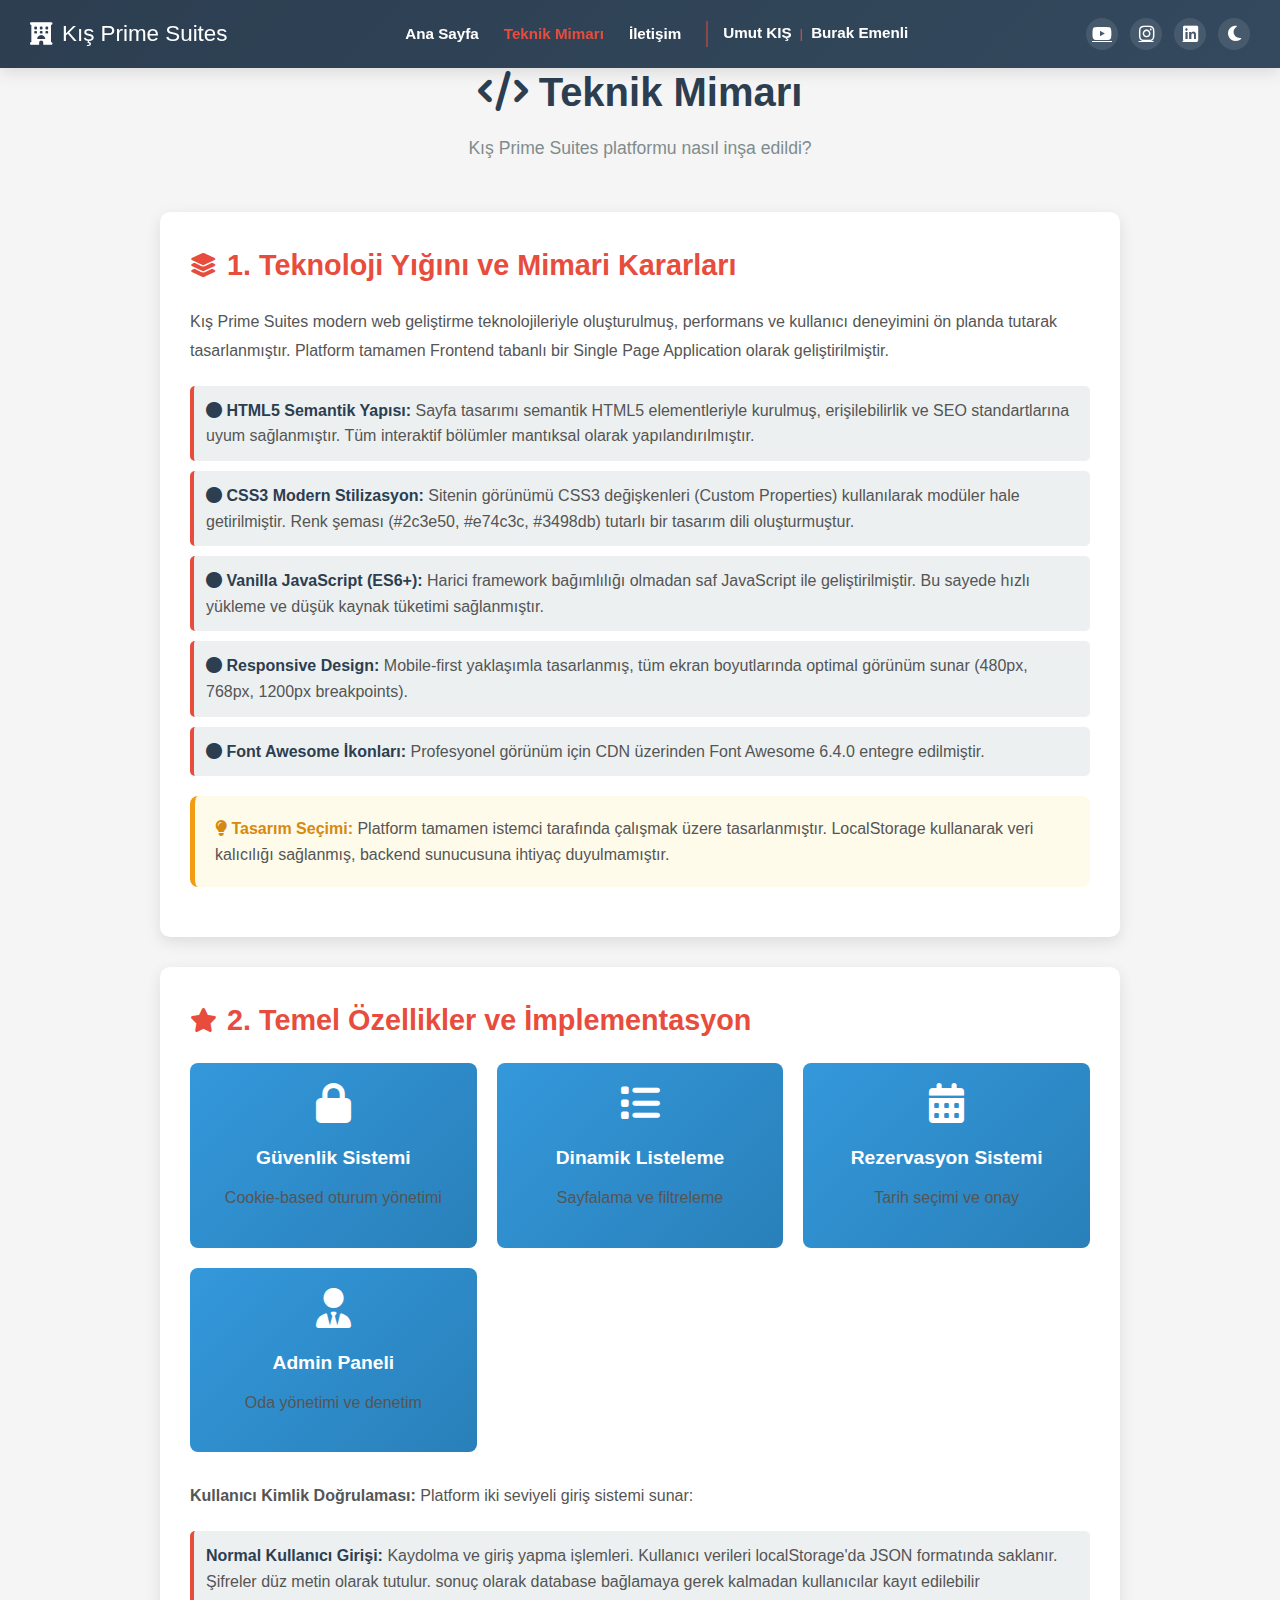
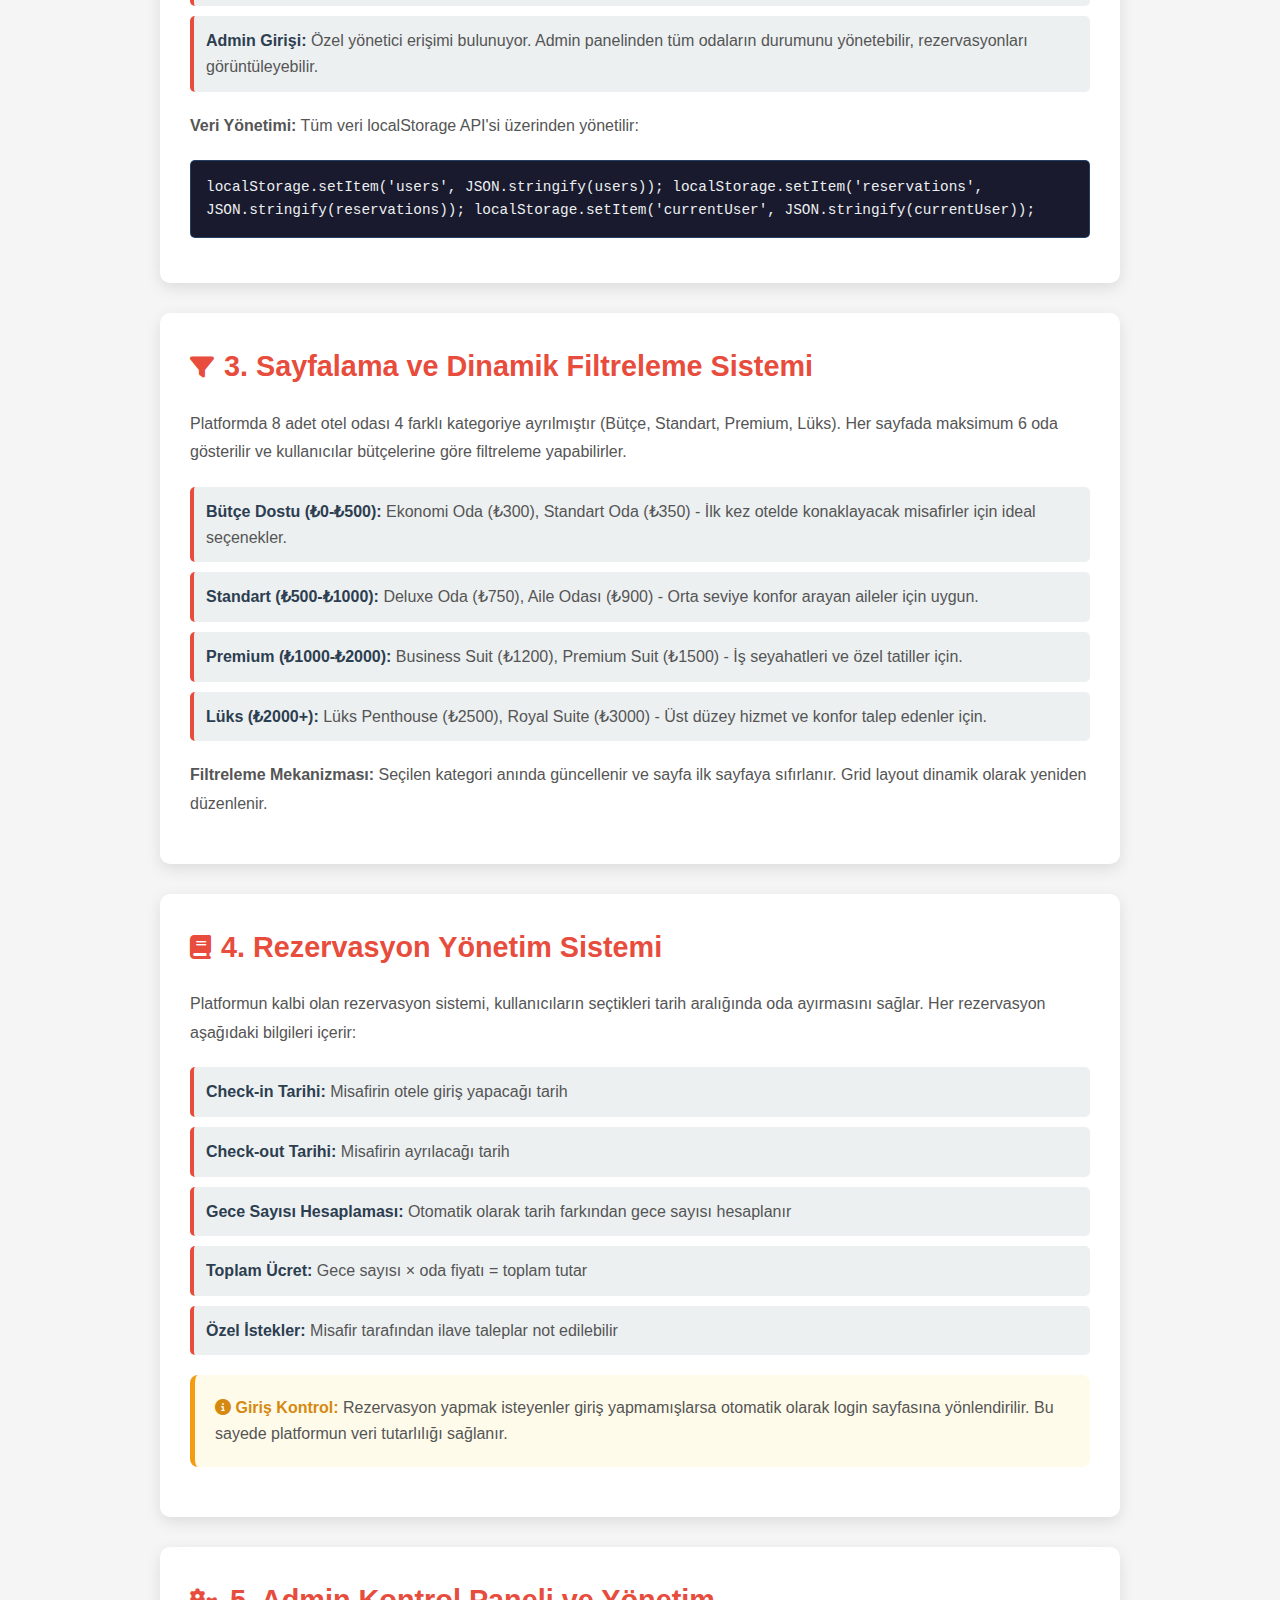
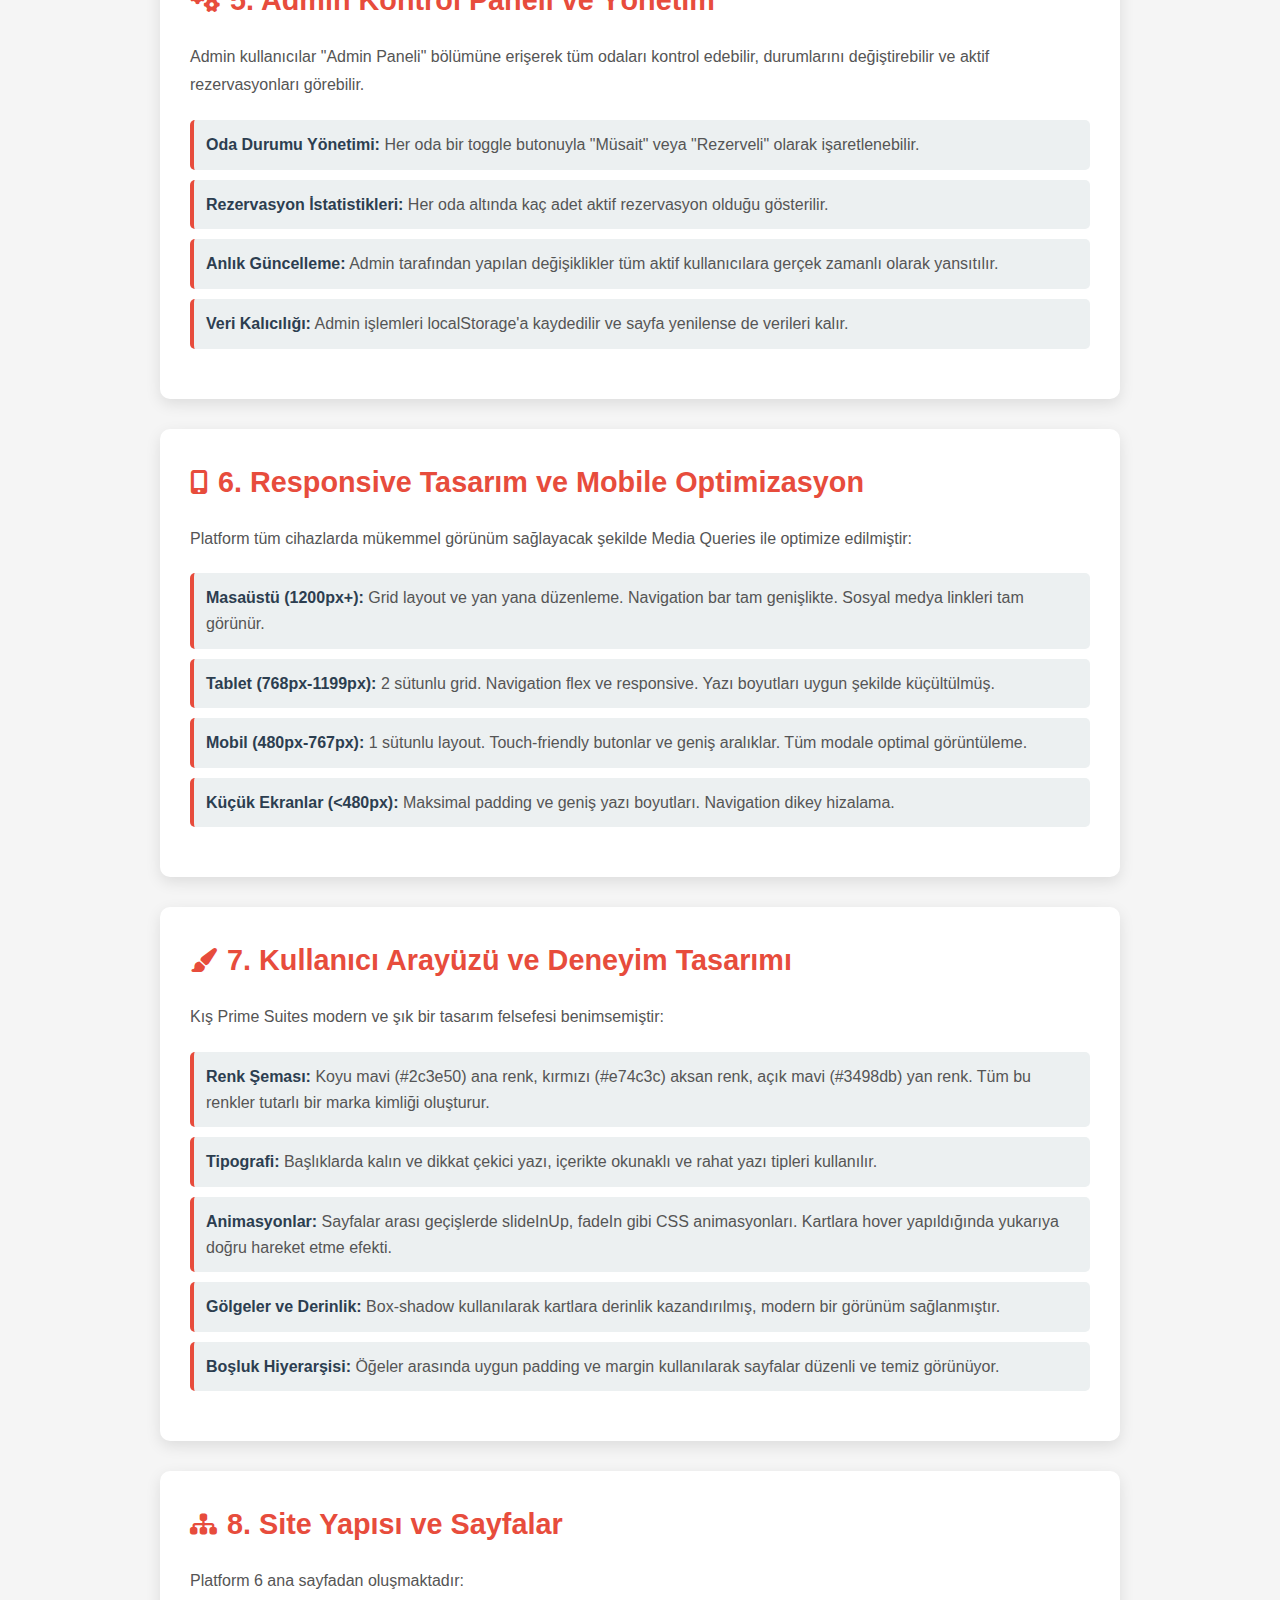
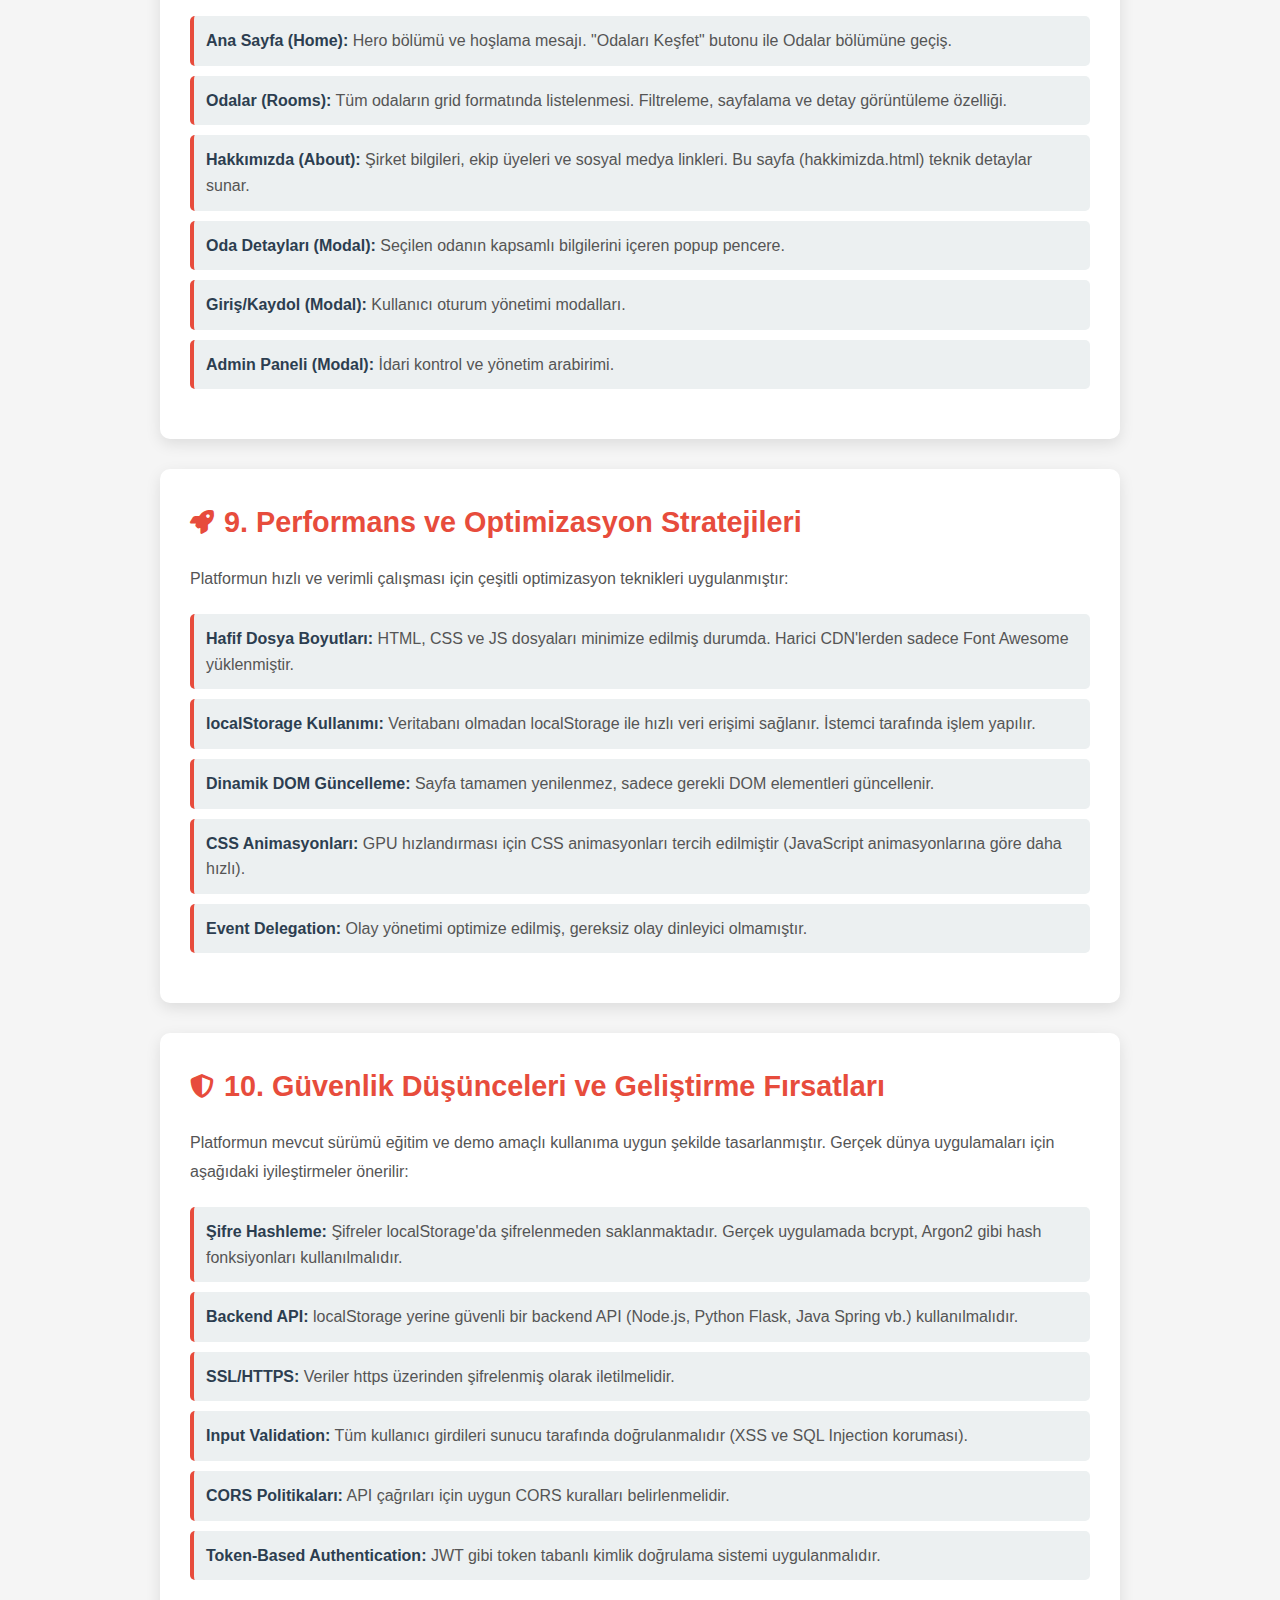
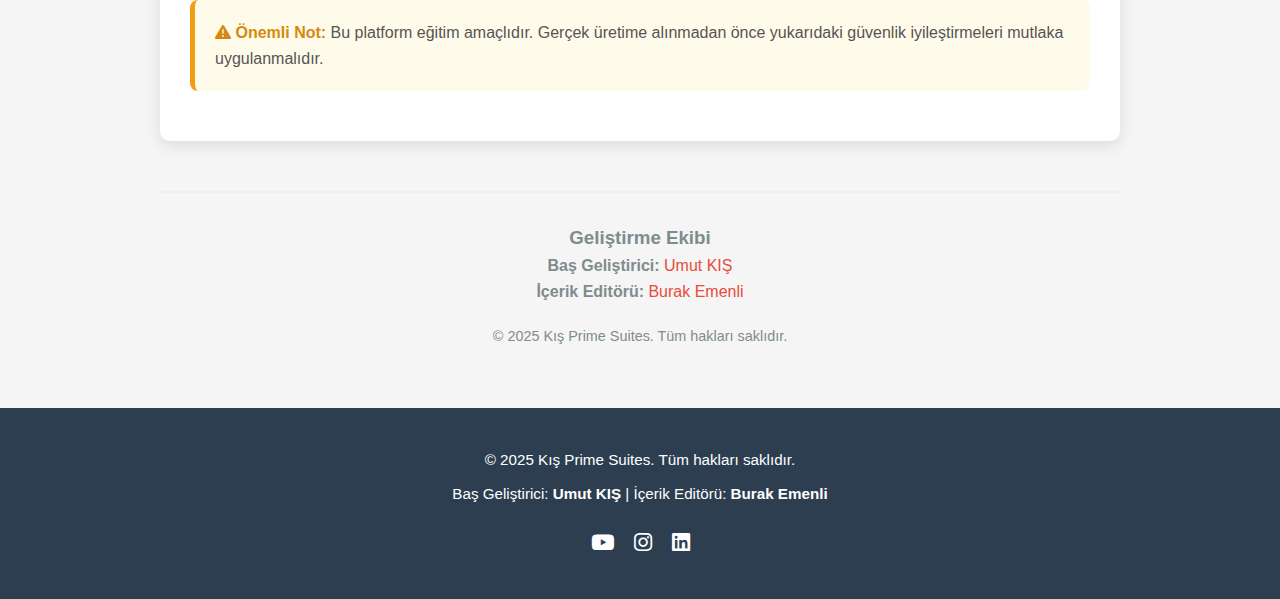
<file: hakkimizda.html>
<!DOCTYPE html>
<html lang="tr">
<head>
    <meta charset="UTF-8">
    <meta name="viewport" content="width=device-width, initial-scale=1.0">
    <title>Teknik Mimarı - Kış Prime Suites</title>
    <link rel="stylesheet" href="style.css">
    <link rel="stylesheet" href="https://cdnjs.cloudflare.com/ajax/libs/font-awesome/6.4.0/css/all.min.css">
    <style>
        body {
            background: var(--bg-color);
            transition: background-color 0.3s ease;
        }

        .tech-page {
            max-width: 1000px;
            margin: 0 auto;
            padding: 60px 20px;
            min-height: 100vh;
        }

        .tech-header {
            text-align: center;
            margin-bottom: 50px;
            animation: slideInUp 0.8s ease;
        }

        .tech-header h1 {
            font-size: 2.5rem;
            color: #2c3e50;
            margin-bottom: 10px;
        }

        body.dark-mode .tech-header h1 {
            color: #ecf0f1;
        }

        .tech-header .subtitle {
            font-size: 1.1rem;
            color: #7f8c8d;
        }

        body.dark-mode .tech-header .subtitle {
            color: #bdc3c7;
        }

        .tech-section {
            background: var(--card-bg);
            padding: 30px;
            margin-bottom: 30px;
            border-radius: 10px;
            box-shadow: var(--shadow);
            animation: fadeIn 0.6s ease;
            transition: background 0.3s ease;
        }

        .tech-section h2 {
            color: var(--secondary-color);
            font-size: 1.8rem;
            margin-bottom: 20px;
            display: flex;
            align-items: center;
            gap: 10px;
        }

        .tech-section h2 i {
            font-size: 1.5rem;
        }

        .tech-section p {
            color: #555;
            line-height: 1.8;
            margin-bottom: 15px;
        }

        body.dark-mode .tech-section p {
            color: #bdc3c7;
        }

        .tech-list {
            list-style: none;
            margin: 20px 0;
        }

        .tech-list li {
            padding: 12px;
            margin: 10px 0;
            background: #ecf0f1;
            border-left: 4px solid var(--secondary-color);
            border-radius: 5px;
            color: #555;
            transition: var(--transition);
        }

        body.dark-mode .tech-list li {
            background: #34495e;
            color: #bdc3c7;
        }

        .tech-list li:hover {
            background: var(--accent-color);
            color: #ffffff;
            border-left-color: #ffffff;
            transform: translateX(10px);
        }

        .tech-list strong {
            color: #2c3e50;
        }

        body.dark-mode .tech-list strong {
            color: #3498db;
        }

        .tech-list li:hover strong {
            color: #ffffff;
        }

        .tech-highlight {
            background: #fffbea;
            padding: 20px;
            border-radius: 8px;
            border-left: 5px solid #f39c12;
            margin: 20px 0;
            color: #555;
        }

        body.dark-mode .tech-highlight {
            background: #2c3e50;
            border-left-color: #f39c12;
            color: #bdc3c7;
        }

        .tech-highlight strong {
            color: #d68910;
        }

        body.dark-mode .tech-highlight strong {
            color: #f39c12;
        }

        .code-block {
            background: #1a1a2e;
            color: #ecf0f1;
            padding: 15px;
            border-radius: 5px;
            overflow-x: auto;
            margin: 15px 0;
            font-family: 'JetBrains Mono', monospace;
            font-size: 0.9rem;
            border: 1px solid rgba(52, 152, 219, 0.3);
        }

        .feature-grid {
            display: grid;
            grid-template-columns: repeat(auto-fit, minmax(250px, 1fr));
            gap: 20px;
            margin: 20px 0;
        }

        .feature-card {
            background: linear-gradient(135deg, #3498db, #2980b9);
            color: #ffffff;
            padding: 20px;
            border-radius: 8px;
            text-align: center;
            transition: var(--transition);
        }

        .feature-card:hover {
            transform: translateY(-5px);
            box-shadow: 0 10px 25px rgba(52, 152, 219, 0.3);
        }

        .feature-card i {
            font-size: 2.5rem;
            margin-bottom: 10px;
        }

        .feature-card h3 {
            margin: 10px 0;
            font-size: 1.2rem;
        }

        .back-btn {
            display: inline-block;
            margin-bottom: 30px;
            padding: 10px 20px;
            background: var(--accent-color);
            color: var(--white);
            text-decoration: none;
            border-radius: 5px;
            transition: var(--transition);
        }

        .back-btn:hover {
            background: #2980b9;
            transform: translateX(-5px);
        }

        .footer-credits {
            margin-top: 50px;
            padding-top: 30px;
            border-top: 2px solid var(--light-bg);
            text-align: center;
            color: #7f8c8d;
        }

        @media (max-width: 768px) {
            .tech-page {
                padding: 30px 15px;
            }

            .tech-header h1 {
                font-size: 1.8rem;
            }

            .tech-section {
                padding: 20px;
            }

            .feature-grid {
                grid-template-columns: 1fr;
            }
        }
    </style>
</head>
<body>
    <!-- navbarım -->
    <nav class="navbar">
        <div class="nav-container">
            <div class="logo" onclick="window.location.href='index.html'">
                <i class="fas fa-hotel"></i>
                <span>Kış Prime Suites</span>
            </div>
            
            <!-- Hamburger Menu Button -->
            <button class="hamburger" id="hamburger" onclick="toggleMenu()">
                <span></span>
                <span></span>
                <span></span>
            </button>

            <!-- Mobile Menu -->
            <div class="mobile-menu" id="mobileMenu">
                <a href="index.html" onclick="closeMenu()">Ana Sayfa</a>
                <a href="hakkimizda.html" style="color: var(--secondary-color); font-weight: 600;" onclick="closeMenu()">Teknik Mimarı</a>
                <a href="iletisim.html" onclick="closeMenu()">İletişim</a>
                <div class="mobile-menu-divider"></div>
                <span class="nav-team-info-mobile">
                    <a href="https://www.instagram.com/totemdo_" target="_blank" class="team-name">Umut KIŞ</a>
                    <span class="team-separator">|</span>
                    <a href="https://www.instagram.com/burakxqz0" target="_blank" class="team-name">Burak Emenli</a>
                </span>
            </div>

            <!-- Desktop Menu -->
            <div class="nav-links">
                <a href="index.html">Ana Sayfa</a>
                <a href="hakkimizda.html" style="color: var(--secondary-color); font-weight: 600;">Teknik Mimarı</a>
                <a href="iletisim.html">İletişim</a>
                <span class="nav-team-info">
                    <a href="https://www.instagram.com/totemdo_" target="_blank" class="team-name">Umut KIŞ</a>
                    <span class="team-separator">|</span>
                    <a href="https://www.instagram.com/burakxqz0" target="_blank" class="team-name">Burak Emenli</a>
                </span>
            </div>
            <div class="nav-social">
                <a href="https://www.youtube.com" target="_blank" title="YouTube">
                    <i class="fab fa-youtube"></i>
                </a>
                <a href="https://www.instagram.com/totemdo_" target="_blank" title="Instagram">
                    <i class="fab fa-instagram"></i>
                </a>
                <a href="https://www.linkedin.com" target="_blank" title="LinkedIn">
                    <i class="fab fa-linkedin"></i>
                </a>
                <button class="theme-toggle" onclick="toggleTheme()" title="Tema Değiştir">
                    <i class="fas fa-moon" id="themeIcon"></i>
                </button>
            </div>
        </div>
    </nav>

    <!-- ana içerik -->
    <div class="tech-page">

        <div class="tech-header">
            <h1><i class="fas fa-code"></i> Teknik Mimarı</h1>
            <p class="subtitle">Kış Prime Suites platformu nasıl inşa edildi?</p>
        </div>

        <!-- TECHNOLOJİLER SEKSİYONU -->
        <div class="tech-section">
            <h2><i class="fas fa-layer-group"></i> 1. Teknoloji Yığını ve Mimari Kararları</h2>
            <p>Kış Prime Suites modern web geliştirme teknolojileriyle oluşturulmuş, performans ve kullanıcı deneyimini ön planda tutarak tasarlanmıştır. Platform tamamen Frontend tabanlı bir Single Page Application olarak geliştirilmiştir.</p>
            
            <ul class="tech-list">
                <li><strong><i class="fas fa-circle"></i> HTML5 Semantik Yapısı:</strong> Sayfa tasarımı semantik HTML5 elementleriyle kurulmuş, erişilebilirlik ve SEO standartlarına uyum sağlanmıştır. Tüm interaktif bölümler mantıksal olarak yapılandırılmıştır.</li>
                <li><strong><i class="fas fa-circle"></i> CSS3 Modern Stilizasyon:</strong> Sitenin görünümü CSS3 değişkenleri (Custom Properties) kullanılarak modüler hale getirilmiştir. Renk şeması (#2c3e50, #e74c3c, #3498db) tutarlı bir tasarım dili oluşturmuştur.</li>
                <li><strong><i class="fas fa-circle"></i> Vanilla JavaScript (ES6+):</strong> Harici framework bağımlılığı olmadan saf JavaScript ile geliştirilmiştir. Bu sayede hızlı yükleme ve düşük kaynak tüketimi sağlanmıştır.</li>
                <li><strong><i class="fas fa-circle"></i> Responsive Design:</strong> Mobile-first yaklaşımla tasarlanmış, tüm ekran boyutlarında optimal görünüm sunar (480px, 768px, 1200px breakpoints).</li>
                <li><strong><i class="fas fa-circle"></i> Font Awesome İkonları:</strong> Profesyonel görünüm için CDN üzerinden Font Awesome 6.4.0 entegre edilmiştir.</li>
            </ul>

            <div class="tech-highlight">
                <strong><i class="fas fa-lightbulb"></i> Tasarım Seçimi:</strong> Platform tamamen istemci tarafında çalışmak üzere tasarlanmıştır. LocalStorage kullanarak veri kalıcılığı sağlanmış, backend sunucusuna ihtiyaç duyulmamıştır.
            </div>
        </div>

        <!-- ÖZELLIKLELER SEKSİYONU -->
        <div class="tech-section">
            <h2><i class="fas fa-star"></i> 2. Temel Özellikler ve İmplementasyon</h2>
            
            <div class="feature-grid">
                <div class="feature-card">
                    <i class="fas fa-lock"></i>
                    <h3>Güvenlik Sistemi</h3>
                    <p>Cookie-based oturum yönetimi</p>
                </div>
                <div class="feature-card">
                    <i class="fas fa-list"></i>
                    <h3>Dinamik Listeleme</h3>
                    <p>Sayfalama ve filtreleme</p>
                </div>
                <div class="feature-card">
                    <i class="fas fa-calendar-alt"></i>
                    <h3>Rezervasyon Sistemi</h3>
                    <p>Tarih seçimi ve onay</p>
                </div>
                <div class="feature-card">
                    <i class="fas fa-user-tie"></i>
                    <h3>Admin Paneli</h3>
                    <p>Oda yönetimi ve denetim</p>
                </div>
            </div>

            <p style="margin-top: 30px;"><strong>Kullanıcı Kimlik Doğrulaması:</strong> Platform iki seviyeli giriş sistemi sunar:</p>
            <ul class="tech-list">
                <li><strong>Normal Kullanıcı Girişi:</strong> Kaydolma ve giriş yapma işlemleri. Kullanıcı verileri localStorage'da JSON formatında saklanır. Şifreler düz metin olarak tutulur. sonuç olarak database bağlamaya gerek kalmadan kullanıcılar kayıt edilebilir</li>
                <li><strong>Admin Girişi:</strong> Özel yönetici erişimi bulunuyor. Admin panelinden tüm odaların durumunu yönetebilir, rezervasyonları görüntüleyebilir.</li>
            </ul>

            <p style="margin: 20px 0;"><strong>Veri Yönetimi:</strong> Tüm veri localStorage API'si üzerinden yönetilir:</p>
            <div class="code-block">
localStorage.setItem('users', JSON.stringify(users));
localStorage.setItem('reservations', JSON.stringify(reservations));
localStorage.setItem('currentUser', JSON.stringify(currentUser));</div>
        </div>

        <!-- SAYFALAMA VE FİLTRELEME -->
        <div class="tech-section">
            <h2><i class="fas fa-filter"></i> 3. Sayfalama ve Dinamik Filtreleme Sistemi</h2>
            <p>Platformda 8 adet otel odası 4 farklı kategoriye ayrılmıştır (Bütçe, Standart, Premium, Lüks). Her sayfada maksimum 6 oda gösterilir ve kullanıcılar bütçelerine göre filtreleme yapabilirler.</p>
            
            <ul class="tech-list">
                <li><strong>Bütçe Dostu (₺0-₺500):</strong> Ekonomi Oda (₺300), Standart Oda (₺350) - İlk kez otelde konaklayacak misafirler için ideal seçenekler.</li>
                <li><strong>Standart (₺500-₺1000):</strong> Deluxe Oda (₺750), Aile Odası (₺900) - Orta seviye konfor arayan aileler için uygun.</li>
                <li><strong>Premium (₺1000-₺2000):</strong> Business Suit (₺1200), Premium Suit (₺1500) - İş seyahatleri ve özel tatiller için.</li>
                <li><strong>Lüks (₺2000+):</strong> Lüks Penthouse (₺2500), Royal Suite (₺3000) - Üst düzey hizmet ve konfor talep edenler için.</li>
            </ul>

            <p style="margin-top: 20px;"><strong>Filtreleme Mekanizması:</strong> Seçilen kategori anında güncellenir ve sayfa ilk sayfaya sıfırlanır. Grid layout dinamik olarak yeniden düzenlenir.</p>
        </div>

        <!-- RESERVASYON AYRINTILARI -->
        <div class="tech-section">
            <h2><i class="fas fa-book"></i> 4. Rezervasyon Yönetim Sistemi</h2>
            <p>Platformun kalbi olan rezervasyon sistemi, kullanıcıların seçtikleri tarih aralığında oda ayırmasını sağlar. Her rezervasyon aşağıdaki bilgileri içerir:</p>
            
            <ul class="tech-list">
                <li><strong>Check-in Tarihi:</strong> Misafirin otele giriş yapacağı tarih</li>
                <li><strong>Check-out Tarihi:</strong> Misafirin ayrılacağı tarih</li>
                <li><strong>Gece Sayısı Hesaplaması:</strong> Otomatik olarak tarih farkından gece sayısı hesaplanır</li>
                <li><strong>Toplam Ücret:</strong> Gece sayısı × oda fiyatı = toplam tutar</li>
                <li><strong>Özel İstekler:</strong> Misafir tarafından ilave taleplar not edilebilir</li>
            </ul>

            <div class="tech-highlight">
                <strong><i class="fas fa-info-circle"></i> Giriş Kontrol:</strong> Rezervasyon yapmak isteyenler giriş yapmamışlarsa otomatik olarak login sayfasına yönlendirilir. Bu sayede platformun veri tutarlılığı sağlanır.
            </div>
        </div>

        <!-- ADMIN PANELİ -->
        <div class="tech-section">
            <h2><i class="fas fa-cogs"></i> 5. Admin Kontrol Paneli ve Yönetim</h2>
            <p>Admin kullanıcılar "Admin Paneli" bölümüne erişerek tüm odaları kontrol edebilir, durumlarını değiştirebilir ve aktif rezervasyonları görebilir.</p>
            
            <ul class="tech-list">
                <li><strong>Oda Durumu Yönetimi:</strong> Her oda bir toggle butonuyla "Müsait" veya "Rezerveli" olarak işaretlenebilir.</li>
                <li><strong>Rezervasyon İstatistikleri:</strong> Her oda altında kaç adet aktif rezervasyon olduğu gösterilir.</li>
                <li><strong>Anlık Güncelleme:</strong> Admin tarafından yapılan değişiklikler tüm aktif kullanıcılara gerçek zamanlı olarak yansıtılır.</li>
                <li><strong>Veri Kalıcılığı:</strong> Admin işlemleri localStorage'a kaydedilir ve sayfa yenilense de verileri kalır.</li>
            </ul>
        </div>

        <!-- RESPONSIVE TASARIM -->
        <div class="tech-section">
            <h2><i class="fas fa-mobile-alt"></i> 6. Responsive Tasarım ve Mobile Optimizasyon</h2>
            <p>Platform tüm cihazlarda mükemmel görünüm sağlayacak şekilde Media Queries ile optimize edilmiştir:</p>
            
            <ul class="tech-list">
                <li><strong>Masaüstü (1200px+):</strong> Grid layout ve yan yana düzenleme. Navigation bar tam genişlikte. Sosyal medya linkleri tam görünür.</li>
                <li><strong>Tablet (768px-1199px):</strong> 2 sütunlu grid. Navigation flex ve responsive. Yazı boyutları uygun şekilde küçültülmüş.</li>
                <li><strong>Mobil (480px-767px):</strong> 1 sütunlu layout. Touch-friendly butonlar ve geniş aralıklar. Tüm modale optimal görüntüleme.</li>
                <li><strong>Küçük Ekranlar (<480px):</strong> Maksimal padding ve geniş yazı boyutları. Navigation dikey hizalama.</li>
            </ul>
        </div>

        <!-- KULLANICI ARAYÜZÜ -->
        <div class="tech-section">
            <h2><i class="fas fa-paint-brush"></i> 7. Kullanıcı Arayüzü ve Deneyim Tasarımı</h2>
            <p>Kış Prime Suites modern ve şık bir tasarım felsefesi benimsemiştir:</p>
            
            <ul class="tech-list">
                <li><strong>Renk Şeması:</strong> Koyu mavi (#2c3e50) ana renk, kırmızı (#e74c3c) aksan renk, açık mavi (#3498db) yan renk. Tüm bu renkler tutarlı bir marka kimliği oluşturur.</li>
                <li><strong>Tipografi:</strong> Başlıklarda kalın ve dikkat çekici yazı, içerikte okunaklı ve rahat yazı tipleri kullanılır.</li>
                <li><strong>Animasyonlar:</strong> Sayfalar arası geçişlerde slideInUp, fadeIn gibi CSS animasyonları. Kartlara hover yapıldığında yukarıya doğru hareket etme efekti.</li>
                <li><strong>Gölgeler ve Derinlik:</strong> Box-shadow kullanılarak kartlara derinlik kazandırılmış, modern bir görünüm sağlanmıştır.</li>
                <li><strong>Boşluk Hiyerarşisi:</strong> Öğeler arasında uygun padding ve margin kullanılarak sayfalar düzenli ve temiz görünüyor.</li>
            </ul>
        </div>

        <!-- GERÇEKLEŞTİRİLEN SAYFALAR -->
        <div class="tech-section">
            <h2><i class="fas fa-sitemap"></i> 8. Site Yapısı ve Sayfalar</h2>
            <p>Platform 6 ana sayfadan oluşmaktadır:</p>
            
            <ul class="tech-list">
                <li><strong>Ana Sayfa (Home):</strong> Hero bölümü ve hoşlama mesajı. "Odaları Keşfet" butonu ile Odalar bölümüne geçiş.</li>
                <li><strong>Odalar (Rooms):</strong> Tüm odaların grid formatında listelenmesi. Filtreleme, sayfalama ve detay görüntüleme özelliği.</li>
                <li><strong>Hakkımızda (About):</strong> Şirket bilgileri, ekip üyeleri ve sosyal medya linkleri. Bu sayfa (hakkimizda.html) teknik detaylar sunar.</li>
                <li><strong>Oda Detayları (Modal):</strong> Seçilen odanın kapsamlı bilgilerini içeren popup pencere.</li>
                <li><strong>Giriş/Kaydol (Modal):</strong> Kullanıcı oturum yönetimi modalları.</li>
                <li><strong>Admin Paneli (Modal):</strong> İdari kontrol ve yönetim arabirimi.</li>
            </ul>
        </div>

        <!-- PERFORMANS VE OPTİMİZASYON -->
        <div class="tech-section">
            <h2><i class="fas fa-rocket"></i> 9. Performans ve Optimizasyon Stratejileri</h2>
            <p>Platformun hızlı ve verimli çalışması için çeşitli optimizasyon teknikleri uygulanmıştır:</p>
            
            <ul class="tech-list">
                <li><strong>Hafif Dosya Boyutları:</strong> HTML, CSS ve JS dosyaları minimize edilmiş durumda. Harici CDN'lerden sadece Font Awesome yüklenmiştir.</li>
                <li><strong>localStorage Kullanımı:</strong> Veritabanı olmadan localStorage ile hızlı veri erişimi sağlanır. İstemci tarafında işlem yapılır.</li>
                <li><strong>Dinamik DOM Güncelleme:</strong> Sayfa tamamen yenilenmez, sadece gerekli DOM elementleri güncellenir.</li>
                <li><strong>CSS Animasyonları:</strong> GPU hızlandırması için CSS animasyonları tercih edilmiştir (JavaScript animasyonlarına göre daha hızlı).</li>
                <li><strong>Event Delegation:</strong> Olay yönetimi optimize edilmiş, gereksiz olay dinleyici olmamıştır.</li>
            </ul>
        </div>

        <!-- GÜVENLIK KONSİDERASYONLARI -->
        <div class="tech-section">
            <h2><i class="fas fa-shield-alt"></i> 10. Güvenlik Düşünceleri ve Geliştirme Fırsatları</h2>
            <p>Platformun mevcut sürümü eğitim ve demo amaçlı kullanıma uygun şekilde tasarlanmıştır. Gerçek dünya uygulamaları için aşağıdaki iyileştirmeler önerilir:</p>
            
            <ul class="tech-list">
                <li><strong>Şifre Hashleme:</strong> Şifreler localStorage'da şifrelenmeden saklanmaktadır. Gerçek uygulamada bcrypt, Argon2 gibi hash fonksiyonları kullanılmalıdır.</li>
                <li><strong>Backend API:</strong> localStorage yerine güvenli bir backend API (Node.js, Python Flask, Java Spring vb.) kullanılmalıdır.</li>
                <li><strong>SSL/HTTPS:</strong> Veriler https üzerinden şifrelenmiş olarak iletilmelidir.</li>
                <li><strong>Input Validation:</strong> Tüm kullanıcı girdileri sunucu tarafında doğrulanmalıdır (XSS ve SQL Injection koruması).</li>
                <li><strong>CORS Politikaları:</strong> API çağrıları için uygun CORS kuralları belirlenmelidir.</li>
                <li><strong>Token-Based Authentication:</strong> JWT gibi token tabanlı kimlik doğrulama sistemi uygulanmalıdır.</li>
            </ul>

            <div class="tech-highlight">
                <strong><i class="fas fa-warning"></i> Önemli Not:</strong> Bu platform eğitim amaçlıdır. Gerçek üretime alınmadan önce yukarıdaki güvenlik iyileştirmeleri mutlaka uygulanmalıdır.
            </div>
        </div>

        <div class="footer-credits">
            <h3>Geliştirme Ekibi</h3>
            <p><strong>Baş Geliştirici:</strong> <a href="https://github.com/ussms" target="_blank" style="color: var(--secondary-color); text-decoration: none;">Umut KIŞ</a></p>
            <p><strong>İçerik Editörü:</strong> <a href="https://github.com/h1perss" target="_blank" style="color: var(--secondary-color); text-decoration: none;">Burak Emenli</a></p>
            <p style="margin-top: 20px; font-size: 0.9rem;">© 2025 Kış Prime Suites. Tüm hakları saklıdır.</p>
        </div>
    </div>

    <!-- FOOTER -->
    <footer class="footer">
        <div class="footer-content">
            <p>&copy; 2025 Kış Prime Suites. Tüm hakları saklıdır.</p>
            <p>Baş Geliştirici: <strong>Umut KIŞ</strong> | İçerik Editörü: <strong>Burak Emenli</strong></p>
            <div class="footer-social">
                <a href="https://www.youtube.com" target="_blank"><i class="fab fa-youtube"></i></a>
                <a href="https://www.instagram.com/totemdo_" target="_blank"><i class="fab fa-instagram"></i></a>
                <a href="https://www.linkedin.com" target="_blank"><i class="fab fa-linkedin"></i></a>
            </div>
        </div>
    </footer>

    <script src="script.js"></script>
    <script>
        function toggleMenu() {
            const hamburger = document.getElementById('hamburger');
            const mobileMenu = document.getElementById('mobileMenu');
            hamburger.classList.toggle('active');
            mobileMenu.classList.toggle('active');
        }

        function closeMenu() {
            const hamburger = document.getElementById('hamburger');
            const mobileMenu = document.getElementById('mobileMenu');
            hamburger.classList.remove('active');
            mobileMenu.classList.remove('active');
        }

        // Tema yükle
        document.addEventListener('DOMContentLoaded', () => {
            if (typeof loadTheme === 'function') {
                loadTheme();
            }
        });
    </script>
</body>
</html>
</file>
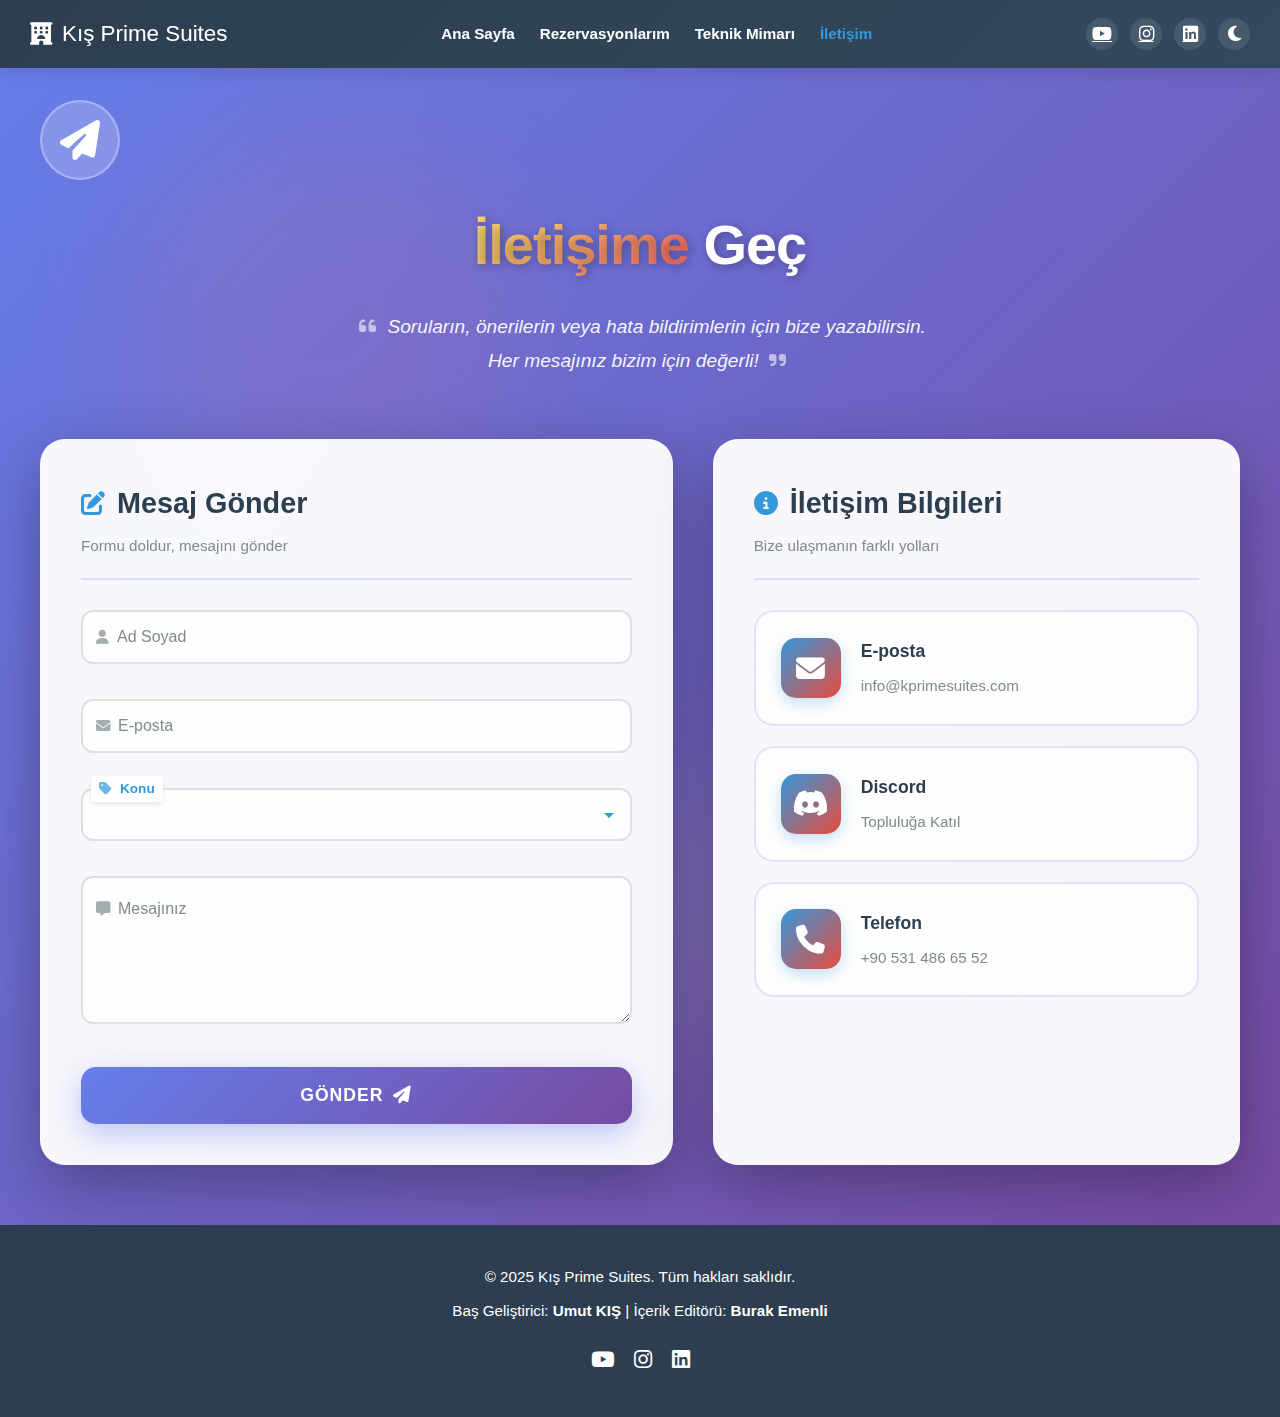
<file: iletisim.html>
<!DOCTYPE html>
<html lang="tr">
<head>
    <meta charset="UTF-8">
    <meta name="viewport" content="width=device-width, initial-scale=1.0">
    <title>İletişim - Kış Prime Suites</title>
    <link rel="stylesheet" href="style.css">
    <link rel="stylesheet" href="https://cdnjs.cloudflare.com/ajax/libs/font-awesome/6.4.0/css/all.min.css">
</head>
<body>
    <!-- navbar -->
    <nav class="navbar">
        <div class="nav-container">
            <div class="logo">
                <i class="fas fa-hotel"></i>
                <span>Kış Prime Suites</span>
            </div>
            
            <button class="hamburger" id="hamburger" onclick="toggleMenu()">
                <span></span>
                <span></span>
                <span></span>
            </button>

            <div class="mobile-menu" id="mobileMenu">
                <a href="index.html" onclick="closeMenu()">Ana Sayfa</a>
                <a href="rezervasyonlar.html" onclick="closeMenu()">Rezervasyonlarım</a>
                <a href="hakkimizda.html" onclick="closeMenu()">Teknik Mimarı</a>
                <a href="iletisim.html" style="color: var(--accent-color); font-weight: 600;" onclick="closeMenu()">İletişim</a>
            </div>

            <div class="nav-links">
                <a href="index.html">Ana Sayfa</a>
                <a href="rezervasyonlar.html">Rezervasyonlarım</a>
                <a href="hakkimizda.html">Teknik Mimarı</a>
                <a href="iletisim.html" style="color: var(--accent-color); font-weight: 600;">İletişim</a>
            </div>
            <div class="nav-social">
                <a href="https://www.youtube.com" target="_blank" title="YouTube">
                    <i class="fab fa-youtube"></i>
                </a>
                <a href="https://www.instagram.com/totemdo_" target="_blank" title="Instagram">
                    <i class="fab fa-instagram"></i>
                </a>
                <a href="https://www.linkedin.com" target="_blank" title="LinkedIn">
                    <i class="fab fa-linkedin"></i>
                </a>
                <button class="theme-toggle" onclick="toggleTheme()" title="Tema Değiştir">
                    <i class="fas fa-moon" id="themeIcon"></i>
                </button>
            </div>
        </div>
    </nav>

    <!-- iletişim formu -->
    <section class="contact-section">
        <div class="contact-background">
            <div class="floating-shape shape-1"></div>
            <div class="floating-shape shape-2"></div>
            <div class="floating-shape shape-3"></div>
        </div>
        <div class="contact-container">
            <div class="contact-header">
                <div class="header-icon">
                    <i class="fas fa-paper-plane"></i>
                </div>
                <h1 class="contact-title">
                    <span class="title-highlight">İletişime</span> Geç
                </h1>
                <p class="contact-subtitle">
                    <i class="fas fa-quote-left"></i>
                    Soruların, önerilerin veya hata bildirimlerin için bize yazabilirsin. 
                    Her mesajınız bizim için değerli!
                    <i class="fas fa-quote-right"></i>
                </p>
            </div>
            
            <div class="contact-wrapper">
                <div class="contact-form-wrapper">
                    <div class="form-header">
                        <h2><i class="fas fa-edit"></i> Mesaj Gönder</h2>
                        <p>Formu doldur, mesajını gönder</p>
                    </div>
                    <form class="contact-form" onsubmit="sendFeedback(event)">
                        <div class="form-group floating-label">
                            <input type="text" id="name" name="name" placeholder=" " required>
                            <label for="name">
                                <i class="fas fa-user"></i> Ad Soyad
                            </label>
                            <span class="input-line"></span>
                        </div>

                        <div class="form-group floating-label">
                            <input type="email" id="email" name="email" placeholder=" " required>
                            <label for="email">
                                <i class="fas fa-envelope"></i> E-posta
                            </label>
                            <span class="input-line"></span>
                        </div>

                        <div class="form-group floating-label">
                            <select id="subject" name="subject" onchange="handleSubjectChange()" required>
                                <option value="" disabled selected></option>
                                <option value="genel">Genel Soru</option>
                                <option value="rezervasyon">Rezervasyon Hakkında</option>
                                <option value="oneri">Öneri & İyileştirme</option>
                                <option value="sikayet">Şikayet</option>
                                <option value="teknik">Teknik Sorun</option>
                                <option value="isbirligi">İş Birliği</option>
                                <option value="ozel">Özel Konu</option>
                            </select>
                            <label for="subject">
                                <i class="fas fa-tag"></i> Konu
                            </label>
                            <span class="input-line"></span>
                        </div>

                        <div class="form-group floating-label" id="customSubjectGroup" style="display: none;">
                            <input type="text" id="customSubject" name="customSubject" placeholder=" ">
                            <label for="customSubject">
                                <i class="fas fa-pencil-alt"></i> <span>Özel Konu Yazın</span>
                            </label>
                            <span class="input-line"></span>
                        </div>

                        <div class="form-group floating-label">
                            <textarea id="message" name="message" rows="6" placeholder=" " required></textarea>
                            <label for="message">
                                <i class="fas fa-comment-alt"></i> Mesajınız
                            </label>
                            <span class="input-line"></span>
                        </div>

                        <button type="submit" class="submit-btn">
                            <span>Gönder</span>
                            <i class="fas fa-paper-plane"></i>
                            <div class="btn-ripple"></div>
                        </button>
                    </form>
                </div>

                <div class="contact-info-wrapper">
                    <div class="info-header">
                        <h2><i class="fas fa-info-circle"></i> İletişim Bilgileri</h2>
                        <p>Bize ulaşmanın farklı yolları</p>
                    </div>
                    <div class="contact-info">
                        <div class="info-card card-1">
                            <div class="card-icon">
                                <i class="fas fa-envelope"></i>
                            </div>
                            <div class="card-content">
                                <h3>E-posta</h3>
                                <a href="mailto:info@kprimesuites.com">info@kprimesuites.com</a>
                            </div>
                            <div class="card-shine"></div>
                        </div>
                        <div class="info-card card-2">
                            <div class="card-icon">
                                <i class="fab fa-discord"></i>
                            </div>
                            <div class="card-content">
                                <h3>Discord</h3>
                                <a href="#">Topluluğa Katıl</a>
                            </div>
                            <div class="card-shine"></div>
                        </div>
                        <div class="info-card card-3">
                            <div class="card-icon">
                                <i class="fas fa-phone"></i>
                            </div>
                            <div class="card-content">
                                <h3>Telefon</h3>
                                <a href="tel:+905314866552">+90 531 486 65 52</a>
                            </div>
                            <div class="card-shine"></div>
                        </div>
                    </div>
                </div>
            </div>
        </div>
    </section>

    <footer class="footer">
        <div class="footer-content">
            <p>&copy; 2025 Kış Prime Suites. Tüm hakları saklıdır.</p>
            <p>Baş Geliştirici: <strong>Umut KIŞ</strong> | İçerik Editörü: <strong>Burak Emenli</strong></p>
            <div class="footer-social">
                <a href="https://www.youtube.com" target="_blank"><i class="fab fa-youtube"></i></a>
                <a href="https://www.instagram.com/totemdo_" target="_blank"><i class="fab fa-instagram"></i></a>
                <a href="https://www.linkedin.com" target="_blank"><i class="fab fa-linkedin"></i></a>
            </div>
        </div>
    </footer>

    <script src="script.js"></script>
    <script>
        function handleSubjectChange() {
            const subjectSelect = document.getElementById('subject');
            const customSubjectGroup = document.getElementById('customSubjectGroup');
            const customSubjectInput = document.getElementById('customSubject');
            
            if (subjectSelect.value === 'ozel') {
                customSubjectGroup.classList.add('show');
                customSubjectInput.setAttribute('required', 'required');
                subjectSelect.removeAttribute('required');
                // Focus için kısa bir gecikme
                setTimeout(() => {
                    customSubjectInput.focus();
                }, 300);
            } else {
                customSubjectGroup.classList.remove('show');
                customSubjectInput.removeAttribute('required');
                customSubjectInput.value = '';
                subjectSelect.setAttribute('required', 'required');
            }
        }

        function sendFeedback(event) {
            event.preventDefault();
            
            const name = document.getElementById('name').value;
            const email = document.getElementById('email').value;
            const subjectSelect = document.getElementById('subject');
            const customSubjectInput = document.getElementById('customSubject');
            const message = document.getElementById('message').value;
            
            // Konu belirleme: Özel konu seçildiyse özel konuyu, değilse seçilen konuyu kullan
            let subject;
            if (subjectSelect.value === 'ozel') {
                subject = customSubjectInput.value.trim();
                if (!subject) {
                    alert('Lütfen özel konunuzu yazın.');
                    customSubjectInput.focus();
                    return;
                }
                // Özel konu başına "Özel: " ekle
                subject = 'Özel: ' + subject;
            } else {
                if (!subjectSelect.value) {
                    alert('Lütfen bir konu seçin.');
                    subjectSelect.focus();
                    return;
                }
                // Seçilen konunun görünen metnini al
                const selectedOption = subjectSelect.options[subjectSelect.selectedIndex];
                subject = selectedOption.text;
            }
            
            // Feedback'i localStorage'a kaydet
            const feedback = {
                id: Date.now(),
                name: name,
                email: email,
                subject: subject,
                message: message,
                date: new Date().toLocaleString('tr-TR')
            };
            
            let feedbacks = JSON.parse(localStorage.getItem('feedbacks') || '[]');
            feedbacks.push(feedback);
            localStorage.setItem('feedbacks', JSON.stringify(feedbacks));
            
            alert('Mesajınız başarıyla gönderildi! En kısa sürede size dönüş yapacağız.');
            
            // Formu temizle
            event.target.reset();
            // Özel konu alanını gizle
            document.getElementById('customSubjectGroup').classList.remove('show');
        }

        function toggleMenu() {
            const hamburger = document.getElementById('hamburger');
            const mobileMenu = document.getElementById('mobileMenu');
            hamburger.classList.toggle('active');
            mobileMenu.classList.toggle('active');
        }

        function closeMenu() {
            const hamburger = document.getElementById('hamburger');
            const mobileMenu = document.getElementById('mobileMenu');
            hamburger.classList.remove('active');
            mobileMenu.classList.remove('active');
        }

        // Tema yükle
        document.addEventListener('DOMContentLoaded', () => {
            loadTheme();
        });
    </script>
</body>
</html>
</file>
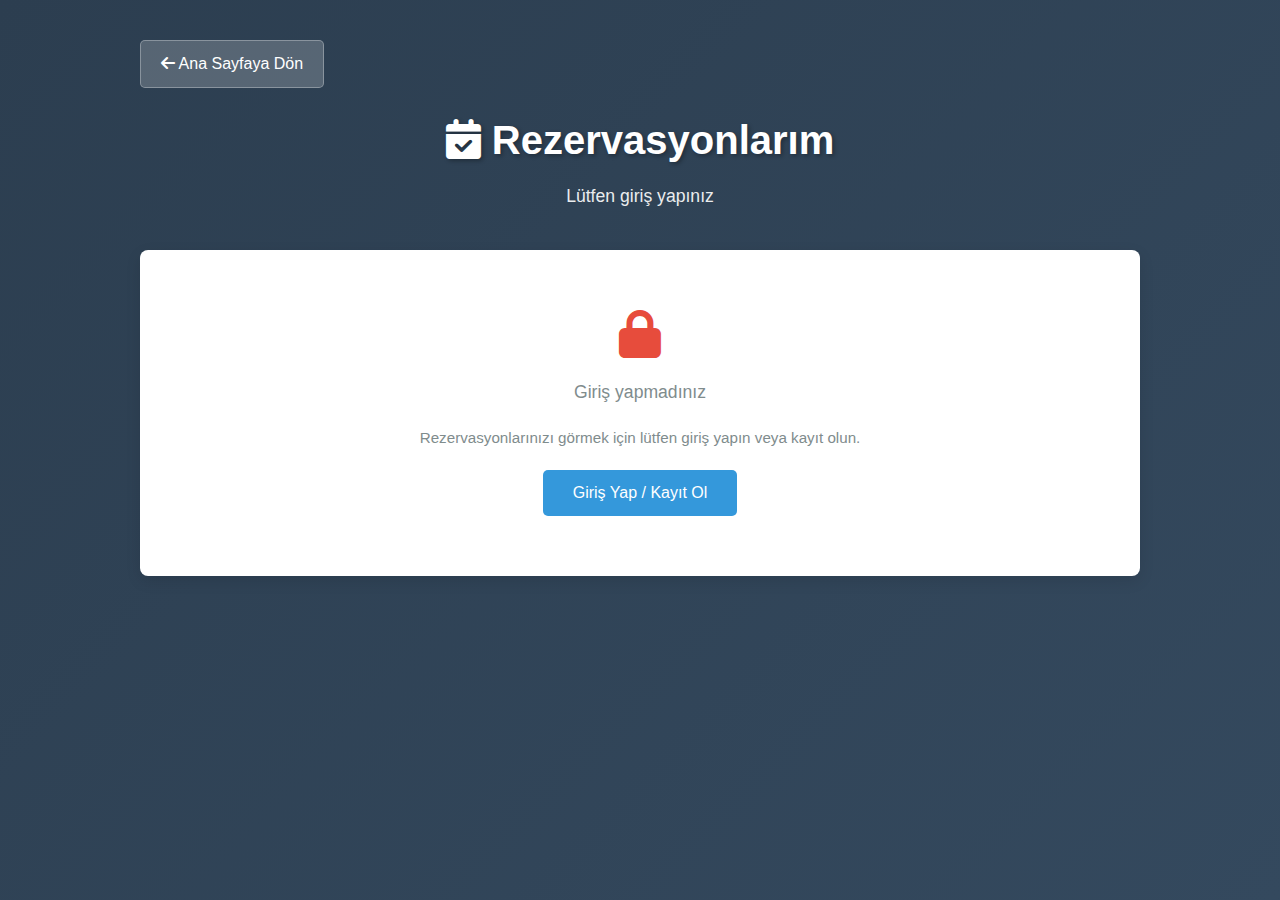
<file: rezervasyonlar.html>
<!DOCTYPE html>
<html lang="tr">
<head>
    <meta charset="utf-8">
    <meta name="viewport" content="width=device-width,initial-scale=1">
    <title>Rezervasyonlarım - Kış Prime Suites</title>
    <link rel="stylesheet" href="style.css">
    <link rel="stylesheet" href="https://cdnjs.cloudflare.com/ajax/libs/font-awesome/6.4.0/css/all.min.css">
    <style>
        :root {
            --primary-color: #2c3e50;
            --secondary-color: #e74c3c;
            --accent-color: #3498db;
            --text-color: #2c3e50;
            --light-bg: #ecf0f1;
            --white: #ffffff;
            --shadow: 0 5px 15px rgba(0,0,0,0.1);
            --transition: all 0.3s ease;
        }

        * {
            margin: 0;
            padding: 0;
            box-sizing: border-box;
        }

        body {
            font-family: 'Segoe UI', Tahoma, Geneva, Verdana, sans-serif;
            background: linear-gradient(135deg, var(--primary-color) 0%, #34495e 100%);
            min-height: 100vh;
            padding: 40px 20px;
            color: var(--text-color);
        }

        .reservations-container {
            max-width: 1000px;
            margin: 0 auto;
        }

        .reservations-header {
            text-align: center;
            color: var(--white);
            margin-bottom: 40px;
        }

        .reservations-header h1 {
            font-size: 2.5rem;
            margin-bottom: 10px;
            text-shadow: 2px 2px 4px rgba(0,0,0,0.3);
        }

        .reservations-header p {
            font-size: 1.1rem;
            opacity: 0.9;
        }

        .reservations-grid {
            display: grid;
            grid-template-columns: repeat(auto-fill, minmax(320px, 1fr));
            gap: 20px;
            margin-bottom: 30px;
        }

        .reservation-item {
            background: var(--white);
            border-radius: 8px;
            box-shadow: var(--shadow);
            overflow: hidden;
            transition: var(--transition);
            border-top: 4px solid var(--accent-color);
        }

        .reservation-item:hover {
            transform: translateY(-5px);
            box-shadow: 0 10px 25px rgba(0,0,0,0.15);
        }

        .reservation-item-header {
            background: linear-gradient(135deg, var(--accent-color) 0%, #2980b9 100%);
            color: var(--white);
            padding: 15px;
            display: flex;
            justify-content: space-between;
            align-items: center;
        }

        .reservation-item-header h3 {
            font-size: 1.2rem;
            margin: 0;
        }

        .reservation-badge {
            background: rgba(255,255,255,0.3);
            padding: 4px 12px;
            border-radius: 20px;
            font-size: 0.85rem;
            font-weight: 600;
        }

        .reservation-item-body {
            padding: 20px;
        }

        .reservation-info-row {
            display: flex;
            justify-content: space-between;
            margin-bottom: 12px;
            padding-bottom: 12px;
            border-bottom: 1px solid var(--light-bg);
        }

        .reservation-info-row:last-child {
            border-bottom: none;
            margin-bottom: 0;
            padding-bottom: 0;
        }

        .reservation-info-label {
            font-weight: 600;
            color: var(--primary-color);
            display: flex;
            align-items: center;
            gap: 8px;
        }

        .reservation-info-value {
            color: #555;
            text-align: right;
        }

        .reservation-price {
            font-size: 1.3rem;
            color: var(--secondary-color);
            font-weight: bold;
        }

        .reservation-notes {
            background: var(--light-bg);
            padding: 12px;
            border-radius: 5px;
            margin-top: 12px;
            font-size: 0.9rem;
            color: #555;
            border-left: 3px solid var(--accent-color);
        }

        .no-reservations {
            background: var(--white);
            padding: 60px 40px;
            border-radius: 8px;
            text-align: center;
            box-shadow: var(--shadow);
            color: #7f8c8d;
        }

        .no-reservations i {
            font-size: 3rem;
            color: var(--secondary-color);
            margin-bottom: 20px;
            display: block;
        }

        .no-reservations p {
            font-size: 1.1rem;
            margin-bottom: 20px;
        }

        .no-reservations a {
            display: inline-block;
            padding: 10px 30px;
            background: var(--accent-color);
            color: var(--white);
            text-decoration: none;
            border-radius: 5px;
            transition: var(--transition);
        }

        .no-reservations a:hover {
            background: #2980b9;
        }

        .back-button {
            display: inline-block;
            margin-bottom: 20px;
            padding: 10px 20px;
            background: rgba(255,255,255,0.2);
            color: var(--white);
            text-decoration: none;
            border-radius: 5px;
            transition: var(--transition);
            border: 1px solid rgba(255,255,255,0.3);
        }

        .back-button:hover {
            background: rgba(255,255,255,0.3);
        }

        body.dark-mode {
            background: linear-gradient(135deg, #1a252f 0%, #0f1419 100%);
        }

        body.dark-mode .reservation-item {
            background: #2c3e50;
            border-top-color: var(--accent-color);
        }

        body.dark-mode .reservation-info-label {
            color: #ecf0f1;
        }

        body.dark-mode .reservation-info-value {
            color: #bdc3c7;
        }

        body.dark-mode .reservation-notes {
            background: #34495e;
            color: #bdc3c7;
        }

        body.dark-mode .no-reservations {
            background: #2c3e50;
            color: #bdc3c7;
        }

        @media (max-width: 768px) {
            .reservations-header h1 {
                font-size: 1.8rem;
            }

            .reservations-grid {
                grid-template-columns: 1fr;
            }

            .reservation-info-row {
                flex-direction: column;
                align-items: flex-start;
            }

            .reservation-info-value {
                text-align: left;
                margin-top: 5px;
            }
        }
    </style>
</head>
<body>
    <div class="reservations-container">
        <a class="back-button" href="index.html"><i class="fas fa-arrow-left"></i> Ana Sayfaya Dön</a>

        <div class="reservations-header">
            <h1><i class="fas fa-calendar-check"></i> Rezervasyonlarım</h1>
            <p id="userInfo">Lütfen giriş yapınız</p>
        </div>

        <div id="reservationsRoot"></div>
    </div>

    <script>
        // Detect and apply theme
        function loadTheme() {
            const savedTheme = localStorage.getItem('theme') || 'light';
            if (savedTheme === 'dark') {
                document.body.classList.add('dark-mode');
            }
        }

        function renderReservations() {
            const root = document.getElementById('reservationsRoot');
            const userInfo = document.getElementById('userInfo');
            const currentUser = JSON.parse(localStorage.getItem('currentUser')) || null;
            const reservations = JSON.parse(localStorage.getItem('reservations')) || {};

            if (!currentUser) {
                root.innerHTML = `
                    <div class="no-reservations">
                        <i class="fas fa-lock"></i>
                        <p>Giriş yapmadınız</p>
                        <p style="font-size: 0.95rem; margin-bottom: 20px;">Rezervasyonlarınızı görmek için lütfen giriş yapın veya kayıt olun.</p>
                        <a href="index.html">Giriş Yap / Kayıt Ol</a>
                    </div>
                `;
                return;
            }

            userInfo.textContent = currentUser.username ? `Kullanıcı: ${currentUser.username}` : 'Giriş yapılmış';

            let html = '';
            let found = false;

            Object.keys(reservations).forEach(roomId => {
                const roomRes = reservations[roomId];
                const details = roomRes.reservationDetails || [];
                details.forEach(res => {
                    if (res.user === currentUser.username) {
                        found = true;
                        const checkInDate = new Date(res.checkIn);
                        const checkOutDate = new Date(res.checkOut);
                        const nights = Math.ceil((checkOutDate - checkInDate) / (1000 * 60 * 60 * 24));

                        html += `
                            <div class="reservation-item">
                                <div class="reservation-item-header">
                                    <h3>${res.roomName || 'Oda #' + roomId}</h3>
                                    <span class="reservation-badge">${nights} Gece</span>
                                </div>
                                <div class="reservation-item-body">
                                    <div class="reservation-info-row">
                                        <span class="reservation-info-label"><i class="fas fa-door-open"></i> Giriş Tarihi</span>
                                        <span class="reservation-info-value">${res.checkIn}</span>
                                    </div>
                                    <div class="reservation-info-row">
                                        <span class="reservation-info-label"><i class="fas fa-sign-out-alt"></i> Çıkış Tarihi</span>
                                        <span class="reservation-info-value">${res.checkOut}</span>
                                    </div>
                                    <div class="reservation-info-row">
                                        <span class="reservation-info-label"><i class="fas fa-credit-card"></i> Toplam Tutar</span>
                                        <span class="reservation-info-value reservation-price">₺${res.totalPrice}</span>
                                    </div>
                                    <div class="reservation-info-row">
                                        <span class="reservation-info-label"><i class="fas fa-calendar"></i> Rezervasyon Tarihi</span>
                                        <span class="reservation-info-value">${res.paymentDate || '-'}</span>
                                    </div>
                                    <div class="reservation-info-row">
                                        <span class="reservation-info-label"><i class="fas fa-envelope"></i> E-Posta</span>
                                        <span class="reservation-info-value">${res.paymentInfo && res.paymentInfo.email ? res.paymentInfo.email : '-'}</span>
                                    </div>
                                    ${res.notes ? `
                                        <div class="reservation-notes">
                                            <strong><i class="fas fa-sticky-note"></i> Notlar:</strong><br>
                                            ${res.notes}
                                        </div>
                                    ` : ''}
                                </div>
                            </div>
                        `;
                    }
                });
            });

            if (!found) {
                root.innerHTML = `
                    <div class="no-reservations">
                        <i class="fas fa-inbox"></i>
                        <p>Henüz hiç rezervasyonunuz yok</p>
                        <p style="font-size: 0.95rem; margin-bottom: 20px;">Başlamak için odalarımızı keşfet ve bir rezervasyon oluştur.</p>
                        <a href="index.html">Odaları Keşfet</a>
                    </div>
                `;
            } else {
                root.innerHTML = `<div class="reservations-grid">${html}</div>`;
            }
        }

        document.addEventListener('DOMContentLoaded', function() {
            loadTheme();
            renderReservations();
        });
    </script>
</body>
</html>
</file>
<file: style.css>
* {
    margin: 0;
    padding: 0;
    box-sizing: border-box;
}

:root {
    --primary-color: #2c3e50;
    --secondary-color: #e74c3c;
    --accent-color: #3498db;
    --text-color: #2c3e50;
    --light-bg: #ecf0f1;
    --white: #ffffff;
    --shadow: 0 5px 15px rgba(0, 0, 0, 0.1);
    --transition: all 0.3s ease;
    --bg-color: #f5f5f5;
    --card-bg: #ffffff;
    --navbar-bg: linear-gradient(135deg, #2c3e50 0%, #34495e 100%);
}

body.dark-mode {
    --text-color: #ecf0f1;
    --light-bg: #34495e;
    --bg-color: #0f0f1e;
    --card-bg: #1a1a2e;
    --shadow: 0 5px 15px rgba(0, 0, 0, 0.5);
    background-color: #000;
}

html {
    scroll-behavior: smooth;
}

html, body {
    overflow-x: hidden;
    overflow-y: auto;
    height: auto;
    min-height: 100vh;
}

body {
    font-family: 'Segoe UI', Tahoma, Geneva, Verdana, sans-serif;
    background-color: #000;
    color: var(--text-color);
    line-height: 1.6;
    transition: background-color 0.3s ease, color 0.3s ease;
}

/* navbar */
.navbar {
    background: linear-gradient(135deg, #2c3e50 0%, #34495e 100%);
    padding: 1rem 0;
    position: fixed;
    top: 0;
    left: 0;
    right: 0;
    z-index: 1000;
    box-shadow: var(--shadow);
}

.nav-container {
    max-width: 1400px;
    margin: 0 auto;
    padding: 0 30px;
    display: flex;
    justify-content: space-between;
    align-items: center;
    gap: 30px;
}

.logo {
    display: flex;
    align-items: center;
    gap: 10px;
    color: #ffffff;
    font-size: 1.4rem;
    cursor: pointer;
    transition: var(--transition);
}

.logo:hover {
    transform: translateY(-1px);
    filter: drop-shadow(0 4px 10px rgba(0, 0, 0, 0.25));
}

.logo-mark {
    display: inline-flex;
    align-items: center;
    justify-content: center;
    width: 38px;
    height: 38px;
    border-radius: 50%;
    border: 2px solid rgba(231, 76, 60, 0.9);
    background: radial-gradient(circle at 30% 20%, #ffffff 0%, #fdf2f1 25%, #2c3e50 90%);
    color: #e74c3c;
    font-family: "Segoe Script", "Pacifico", cursive;
    font-size: 1.5rem;
    font-weight: 600;
    box-shadow: 0 6px 12px rgba(0, 0, 0, 0.35);
    position: relative;
    overflow: hidden;
}

.logo-mark::after {
    content: '';
    position: absolute;
    width: 140%;
    height: 2px;
    background: linear-gradient(90deg, transparent, rgba(231, 76, 60, 0.9), transparent);
    bottom: 11px;
    left: -20%;
    transform: rotate(-12deg);
    opacity: 0.8;
}

.logo-text {
    font-weight: 600;
    letter-spacing: 0.16em;
    text-transform: uppercase;
    font-size: 0.9rem;
    color: #ffffff;
    position: relative;
}

.logo-text::after {
    content: 'Prime Suites';
    display: block;
    font-size: 0.7rem;
    letter-spacing: 0.24em;
    text-transform: uppercase;
    color: #e74c3c;
    margin-top: 2px;
}

.hamburger {
    display: none;
    background: none;
    border: none;
    color: var(--white);
    font-size: 1.5rem;
    cursor: pointer;
    transition: var(--transition);
}

.hamburger:hover {
    color: var(--secondary-color);
    transform: scale(1.1);
}

.hamburger {
    display: none;
    flex-direction: column;
    background: none;
    border: none;
    cursor: pointer;
    gap: 5px;
    padding: 5px;
    order: 2;
}

.hamburger span {
    width: 25px;
    height: 3px;
    background: var(--white);
    border-radius: 2px;
    transition: var(--transition);
}

.hamburger.active span:nth-child(1) {
    transform: rotate(45deg) translate(10px, 10px);
}

.hamburger.active span:nth-child(2) {
    opacity: 0;
}

.hamburger.active span:nth-child(3) {
    transform: rotate(-45deg) translate(8px, -8px);
}

.mobile-menu {
    display: none;
    position: fixed;
    top: 70px;
    left: 0;
    width: 100%;
    background: linear-gradient(135deg, #2c3e50 0%, #34495e 100%);
    flex-direction: column;
    gap: 0;
    padding: 20px;
    z-index: 999;
    max-height: calc(100vh - 70px);
    overflow-y: auto;
    box-shadow: var(--shadow);
}

.mobile-menu.active {
    display: flex;
}

.mobile-menu a {
    color: #ffffff;
    text-decoration: none;
    font-weight: 500;
    padding: 12px 0;
    border-bottom: 1px solid rgba(255, 255, 255, 0.1);
    transition: var(--transition);
}

.mobile-menu a:hover {
    color: #e74c3c;
    padding-left: 10px;
}

.mobile-menu-divider {
    height: 1px;
    background: rgba(255, 255, 255, 0.2);
    margin: 10px 0;
}

.mobile-team-info {
    display: flex;
    flex-direction: column;
    gap: 10px;
    padding: 10px 0;
}

.mobile-team-name {
    color: #ffffff;
    text-decoration: none;
    font-weight: 500;
    padding: 10px 0;
    display: flex;
    align-items: center;
    gap: 10px;
    transition: var(--transition);
    font-size: 0.95rem;
}

.mobile-team-name i {
    color: #e74c3c;
    font-size: 1.1rem;
}

.mobile-team-name:hover {
    color: #e74c3c;
    padding-left: 10px;
}

.mobile-theme-toggle {
    padding: 10px 0;
}

.mobile-theme-btn {
    width: 100%;
    background: rgba(255, 255, 255, 0.1);
    border: 1px solid rgba(255, 255, 255, 0.2);
    color: #ffffff;
    padding: 12px 15px;
    border-radius: 8px;
    cursor: pointer;
    display: flex;
    align-items: center;
    gap: 12px;
    font-size: 0.95rem;
    font-weight: 500;
    transition: var(--transition);
}

.mobile-theme-btn:hover {
    background: rgba(255, 255, 255, 0.15);
    border-color: rgba(255, 255, 255, 0.3);
}

.mobile-theme-btn i {
    font-size: 1.2rem;
    color: #f39c12;
}

.nav-team-info-mobile {
    display: flex;
    align-items: center;
    justify-content: center;
    gap: 10px;
    color: #ffffff;
    font-size: 0.9rem;
    padding: 15px 0;
    border-top: 1px solid rgba(255, 255, 255, 0.1);
    margin-top: 10px;
}

.hamburger.active {
    color: var(--secondary-color);
    transform: rotate(90deg);
}

.nav-links {
    display: flex;
    align-items: center;
    gap: 25px;
    flex: 1;
    justify-content: center;
}

.nav-links a {
    color: #ffffff;
    text-decoration: none;
    font-weight: 600;
    transition: var(--transition);
    position: relative;
    font-size: 0.95rem;
    white-space: nowrap;
}

.nav-links a:hover {
    color: #e74c3c;
}

.nav-links a::after {
    content: '';
    position: absolute;
    bottom: -5px;
    left: 0;
    width: 0;
    height: 2px;
    background: #e74c3c;
    transition: var(--transition);
}

.nav-links a:hover::after {
    width: 100%;
}

.nav-team-info {
    display: flex;
    align-items: center;
    gap: 8px;
    color: #ffffff;
    font-size: 0.85rem;
    padding-left: 15px;
    border-left: 2px solid rgba(231, 76, 60, 0.5);
}

.team-name {
    color: #ffffff;
    text-decoration: none;
    font-weight: 500;
    transition: var(--transition);
    position: relative;
    padding-bottom: 2px;
}

.team-name::after {
    content: '';
    position: absolute;
    bottom: -2px;
    left: 0;
    width: 0;
    height: 2px;
    background: #e74c3c;
    transition: var(--transition);
}

.team-name:hover::after {
    width: 100%;
}

.team-name:hover {
    color: #e74c3c;
}

.team-separator {
    color: #e74c3c;
}

.nav-right {
    display: flex;
    align-items: center;
    gap: 20px;
}

.nav-social {
    display: flex;
    gap: 12px;
    align-items: center;
}

.nav-social a {
    color: #ffffff;
    font-size: 1.1rem;
    transition: var(--transition);
    display: flex;
    align-items: center;
    justify-content: center;
    width: 32px;
    height: 32px;
    border-radius: 50%;
    background: rgba(255, 255, 255, 0.1);
}

.nav-social a:hover {
    color: #e74c3c;
    background: rgba(231, 76, 60, 0.2);
    transform: translateY(-2px);
}

.theme-toggle {
    background: rgba(255, 255, 255, 0.1);
    border: none;
    color: #ffffff;
    cursor: pointer;
    display: flex;
    align-items: center;
    justify-content: center;
    transition: var(--transition);
    font-size: 1.1rem;
    padding: 0;
    width: 32px;
    height: 32px;
    border-radius: 50%;
}

.theme-toggle:hover {
    color: #e74c3c;
    background: rgba(231, 76, 60, 0.2);
    transform: translateY(-2px) rotate(20deg);
}

.theme-toggle i {
    transition: var(--transition);
}

.nav-auth {
    display: flex;
    gap: 10px;
    align-items: center;
}

.auth-btn,
.admin-btn,
.logout-btn {
    padding: 8px 20px;
    background: var(--secondary-color);
    color: var(--white);
    border: none;
    border-radius: 20px;
    cursor: pointer;
    font-weight: 600;
    transition: var(--transition);
    font-size: 0.9rem;
    white-space: nowrap;
}

.auth-btn:hover,
.admin-btn:hover {
    background: #c0392b;
    transform: translateY(-2px);
    box-shadow: 0 5px 10px rgba(231, 76, 60, 0.3);
}

.logout-btn {
    background: #95a5a6;
}

.logout-btn:hover {
    background: #7f8c8d;
    transform: translateY(-2px);
}

.home-section {
    display: flex;
    min-height: 100vh;
    background: transparent;
    color: var(--white);
    position: relative;
    padding-top: 70px;
}

.bg-video {
    position: fixed;
    top: 0;
    left: 0;
    width: 100%;
    height: 100vh;
    object-fit: cover;
    z-index: 0;
}

.home-section::before {
    content: '';
    position: fixed;
    top: 0;
    left: 0;
    width: 100%;
    height: 100vh;
    background: linear-gradient(135deg, rgba(44, 62, 80, 0.5) 0%, rgba(52, 73, 94, 0.5) 100%);
    z-index: 1;
    pointer-events: none;
}

.hero {
    width: 100%;
    display: flex;
    align-items: center;
    justify-content: center;
    min-height: calc(100vh - 70px);
    position: relative;
    z-index: 2;
}

.hero-content {
    text-align: center;
    animation: slideInUp 0.8s ease;
}

.hero-content h1 {
    font-size: 3.5rem;
    margin-bottom: 20px;
    text-shadow: 2px 2px 4px rgba(0, 0, 0, 0.3);
}

.hero-content p {
    font-size: 1.3rem;
    margin-bottom: 30px;
    opacity: 0.9;
}

.cta-btn {
    padding: 15px 40px;
    background: var(--secondary-color);
    color: var(--white);
    border: none;
    border-radius: 50px;
    font-size: 1.1rem;
    font-weight: 600;
    cursor: pointer;
    transition: var(--transition);
    box-shadow: 0 5px 15px rgba(231, 76, 60, 0.3);
}

.cta-btn:hover {
    background: #c0392b;
    transform: translateY(-3px);
    box-shadow: 0 8px 20px rgba(231, 76, 60, 0.4);
}

/* odalar sectionu */
.rooms-section {
    display: block;
    min-height: 100vh;
    padding: 90px 20px 60px;
    background: var(--bg-color);
    transition: background 0.3s ease;
    position: relative;
    z-index: 10;
    border-radius: 20px 20px 0 0;
    box-shadow: 0 -10px 40px rgba(0, 0, 0, 0.3);
}

.rooms-container {
    max-width: 1200px;
    margin: 0 auto;
}

.rooms-container h2 {
    text-align: center;
    font-size: 2.5rem;
    margin-bottom: 40px;
    color: var(--text-color);
    position: relative;
    padding-bottom: 20px;
    transition: color 0.3s ease;
}

.rooms-container h2::after {
    content: '';
    position: absolute;
    bottom: 0;
    left: 50%;
    transform: translateX(-50%);
    width: 100px;
    height: 3px;
    background: var(--secondary-color);
}

/* filtreleme */
.filter-section {
    margin-bottom: 40px;
    display: flex;
    justify-content: center;
    align-items: center;
}

.price-filter-container {
    display: flex;
    flex-direction: column;
    gap: 15px;
    align-items: center;
}

.filter-label {
    font-weight: 700;
    color: var(--text-color);
    font-size: 1.1rem;
    text-align: center;
}

.price-inputs {
    display: flex;
    align-items: center;
    gap: 15px;
    background: var(--card-bg);
    padding: 15px 20px;
    border-radius: 15px;
    box-shadow: 0 5px 20px rgba(0, 0, 0, 0.1);
    border: 2px solid var(--accent-color);
    transition: var(--transition);
}

.price-inputs:hover {
    box-shadow: 0 8px 25px rgba(52, 152, 219, 0.2);
    border-color: var(--secondary-color);
}

.price-input-group {
    display: flex;
    align-items: center;
    gap: 8px;
    background: var(--light-bg);
    padding: 8px 12px;
    border-radius: 10px;
    transition: var(--transition);
}

.price-input-group:focus-within {
    background: rgba(52, 152, 219, 0.1);
    box-shadow: 0 0 0 3px rgba(52, 152, 219, 0.2);
}

.currency-symbol {
    font-weight: 700;
    color: var(--accent-color);
    font-size: 1.1rem;
}

.price-input-group input {
    width: 100px;
    border: none;
    background: transparent;
    color: var(--text-color);
    font-size: 1rem;
    font-weight: 600;
    outline: none;
    padding: 5px;
}

/* filtreleme yerinde 50 ve katı olan bi spinner vardı sinirimi çok bozdu kaldırdım */
.price-input-group input::-webkit-outer-spin-button,
.price-input-group input::-webkit-inner-spin-button {
    -webkit-appearance: none;
    appearance: none;
    margin: 0;
}

.price-input-group input[type=number] {
    -moz-appearance: textfield;
    appearance: textfield;
}

.price-input-group input::placeholder {
    color: #95a5a6;
    font-weight: 400;
}

.price-separator {
    font-weight: 700;
    color: var(--text-color);
    font-size: 1.2rem;
}

.clear-filter-btn {
    background: var(--secondary-color);
    color: white;
    border: none;
    width: 36px;
    height: 36px;
    border-radius: 50%;
    cursor: pointer;
    display: flex;
    align-items: center;
    justify-content: center;
    transition: var(--transition);
    font-size: 1rem;
}

.clear-filter-btn:hover {
    background: #c0392b;
    transform: rotate(90deg) scale(1.1);
}

/* sayfalama kaldırıldı */
.pagination {
    display: none;
}

.rooms-grid {
    display: grid;
    grid-template-columns: repeat(auto-fill, minmax(280px, 1fr));
    gap: 30px;
    margin: 40px 0;
}

.room-card {
    background: var(--card-bg);
    border-radius: 10px;
    overflow: hidden;
    box-shadow: var(--shadow);
    transition: var(--transition);
    cursor: pointer;
    animation: fadeIn 0.6s ease;
    color: var(--text-color);
}

.room-card:hover {
    transform: translateY(-10px);
    box-shadow: 0 15px 30px rgba(0, 0, 0, 0.2);
}

.room-image {
    width: 100%;
    height: 200px;
    background: linear-gradient(135deg, var(--accent-color), var(--primary-color));
    display: flex;
    align-items: center;
    justify-content: center;
    font-size: 3rem;
    color: var(--white);
}

.room-image {
    height: 160px;
    overflow: hidden;
}

.room-image img {
    width: 100%;
    height: 100%;
    object-fit: cover;
    display: block;
}

.room-info {
    padding: 20px;
}

.room-category {
    display: inline-block;
    padding: 5px 10px;
    background: var(--secondary-color);
    color: var(--white);
    border-radius: 20px;
    font-size: 0.8rem;
    font-weight: 600;
    margin-bottom: 10px;
}

.room-title {
    font-size: 1.3rem;
    margin-bottom: 8px;
    color: var(--text-color);
}

.room-description {
    font-size: 0.9rem;
    color: var(--text-color);
    margin-bottom: 15px;
    line-height: 1.5;
    opacity: 0.9;
}

.room-features {
    display: flex;
    flex-wrap: wrap;
    gap: 8px;
    margin-bottom: 15px;
}

.feature {
    display: flex;
    align-items: center;
    gap: 5px;
    font-size: 0.85rem;
    color: #7f8c8d;
}

.feature i {
    color: var(--accent-color);
}

.room-status {
    padding: 8px 12px;
    border-radius: 5px;
    font-weight: 600;
    text-align: center;
    margin-bottom: 10px;
    font-size: 0.9rem;
}

.room-status.available {
    background: #d4edda;
    color: #155724;
}

.room-status.reserved {
    background: #f8d7da;
    color: #721c24;
}

.room-actions {
    display: flex;
    gap: 10px;
}

.view-btn,
.reserve-btn {
    flex: 1;
    padding: 10px;
    border: none;
    border-radius: 5px;
    cursor: pointer;
    font-weight: 600;
    transition: var(--transition);
}

.view-btn {
    background: var(--accent-color);
    color: var(--white);
}

.view-btn:hover {
    background: #2980b9;
}

.reserve-btn {
    background: var(--secondary-color);
    color: var(--white);
}

.reserve-btn:hover {
    background: #c0392b;
}

.reserve-btn:disabled {
    background: #bdc3c7;
    cursor: not-allowed;
}

/* MODERN ADMIN KONTROL PANELİ */
.admin-badge {
    position: absolute;
    top: 15px;
    right: 15px;
    background: linear-gradient(135deg, #f39c12, #e67e22);
    color: white;
    padding: 6px 12px;
    border-radius: 20px;
    font-size: 0.75rem;
    font-weight: 700;
    display: flex;
    align-items: center;
    gap: 6px;
    box-shadow: 0 4px 15px rgba(243, 156, 18, 0.4);
    z-index: 10;
    animation: pulse 2s infinite;
}

.admin-badge i {
    font-size: 0.85rem;
}

.admin-panel-card {
    margin-top: 20px;
    background: linear-gradient(135deg, rgba(52, 152, 219, 0.05), rgba(155, 89, 182, 0.05));
    border: 2px solid rgba(52, 152, 219, 0.2);
    border-radius: 12px;
    padding: 15px;
    display: flex;
    flex-direction: column;
    gap: 10px;
}

body.dark-mode .admin-panel-card {
    background: linear-gradient(135deg, rgba(52, 152, 219, 0.1), rgba(155, 89, 182, 0.1));
    border-color: rgba(52, 152, 219, 0.3);
}

.admin-action {
    display: flex;
    align-items: center;
    gap: 15px;
    padding: 12px;
    background: var(--card-bg);
    border-radius: 10px;
    cursor: pointer;
    transition: all 0.3s ease;
    border: 2px solid transparent;
}

.admin-action:hover {
    transform: translateX(5px);
    border-color: var(--accent-color);
    box-shadow: 0 5px 15px rgba(52, 152, 219, 0.2);
}

.admin-action-icon {
    width: 45px;
    height: 45px;
    border-radius: 12px;
    display: flex;
    align-items: center;
    justify-content: center;
    font-size: 1.3rem;
    flex-shrink: 0;
    transition: var(--transition);
}

.admin-action:hover .admin-action-icon {
    transform: scale(1.1) rotate(5deg);
}

.status-available {
    background: linear-gradient(135deg, #27ae60, #2ecc71);
    color: white;
}

.status-reserved {
    background: linear-gradient(135deg, #e74c3c, #c0392b);
    color: white;
}

.price-icon {
    background: linear-gradient(135deg, #3498db, #2980b9);
    color: white;
}

.info-icon {
    background: linear-gradient(135deg, #9b59b6, #8e44ad);
    color: white;
}

.admin-action-content {
    flex: 1;
    display: flex;
    flex-direction: column;
    gap: 4px;
}

.admin-action-title {
    font-weight: 700;
    font-size: 0.95rem;
    color: var(--text-color);
}

.admin-action-desc {
    font-size: 0.8rem;
    color: #7f8c8d;
}

body.dark-mode .admin-action-desc {
    color: #bdc3c7;
}

/* fiyat düzenleme sayfası */
.price-edit-section {
    display: none;
    min-height: 100vh;
    padding: 100px 20px 60px;
    background: var(--bg-color);
    transition: background 0.3s ease;
    position: fixed;
    top: 0;
    left: 0;
    right: 0;
    bottom: 0;
    z-index: 1500;
    overflow-y: auto;
    border-radius: 0;
    box-shadow: none;
}

.price-edit-section.active {
    display: block;
}

.price-edit-container {
    max-width: 1200px;
    margin: 0 auto;
}

.price-edit-header {
    text-align: center;
    margin-bottom: 40px;
    position: relative;
}

.price-edit-header .back-btn {
    position: absolute;
    left: 0;
    top: 0;
    padding: 12px 20px;
    background: var(--accent-color);
    color: #ffffff;
    border: none;
    border-radius: 8px;
    cursor: pointer;
    font-size: 0.95rem;
    font-weight: 600;
    display: flex;
    align-items: center;
    gap: 8px;
    transition: all 0.3s ease;
}

.price-edit-header .back-btn:hover {
    background: #2980b9;
    transform: translateX(-3px);
}

.price-edit-header h2 {
    font-size: 2.5rem;
    color: var(--text-color);
    margin-bottom: 10px;
    display: flex;
    align-items: center;
    justify-content: center;
    gap: 12px;
    transition: color 0.3s ease;
}

.price-edit-header h2 i {
    color: var(--accent-color);
}

.price-edit-subtitle {
    color: #7f8c8d;
    font-size: 1.1rem;
    margin: 0;
    transition: color 0.3s ease;
}

body.dark-mode .price-edit-subtitle {
    color: #bdc3c7;
}

.price-edit-content {
    background: var(--card-bg);
    padding: 40px;
    border-radius: 15px;
    box-shadow: var(--shadow);
    transition: background 0.3s ease;
}

.price-edit-room-card {
    max-width: 600px;
    margin: 0 auto;
}

.price-edit-room-header {
    display: flex;
    align-items: center;
    gap: 20px;
    margin-bottom: 30px;
    padding-bottom: 20px;
    border-bottom: 2px solid var(--light-bg);
}

.price-edit-room-icon {
    font-size: 4rem;
    width: 100px;
    height: 100px;
    display: flex;
    align-items: center;
    justify-content: center;
    background: linear-gradient(135deg, var(--accent-color), var(--primary-color));
    border-radius: 15px;
    color: #ffffff;
}

.price-edit-room-info h3 {
    font-size: 1.8rem;
    color: var(--text-color);
    margin-bottom: 5px;
    transition: color 0.3s ease;
}

.price-edit-room-category {
    color: #7f8c8d;
    font-size: 1rem;
    margin: 0;
}

body.dark-mode .price-edit-room-category {
    color: #bdc3c7;
}

.price-edit-form {
    display: flex;
    flex-direction: column;
    gap: 25px;
}

.price-edit-current {
    text-align: center;
    padding: 20px;
    background: var(--light-bg);
    border-radius: 10px;
}

.price-edit-current label {
    display: block;
    color: #7f8c8d;
    font-size: 0.9rem;
    margin-bottom: 8px;
    font-weight: 500;
}

.current-price {
    font-size: 2rem;
    color: var(--secondary-color);
    font-weight: 700;
}

.price-edit-input-group {
    display: flex;
    flex-direction: column;
    gap: 8px;
}

.price-edit-input-group label {
    color: var(--text-color);
    font-weight: 600;
    font-size: 1rem;
    transition: color 0.3s ease;
}

.price-edit-input-group input {
    padding: 16px;
    border: 2px solid var(--light-bg);
    border-radius: 10px;
    font-size: 1.2rem;
    font-weight: 600;
    background: var(--card-bg);
    color: var(--text-color);
    transition: all 0.3s ease;
}

.price-edit-input-group input:focus {
    outline: none;
    border-color: var(--accent-color);
    box-shadow: 0 0 0 4px rgba(52, 152, 219, 0.1);
}

.price-input-hint {
    font-size: 0.85rem;
    color: #7f8c8d;
}

.price-edit-actions {
    display: flex;
    gap: 15px;
    margin-top: 10px;
}

.price-save-btn,
.price-save-all-btn {
    flex: 1;
    padding: 16px;
    background: linear-gradient(135deg, #667eea 0%, #764ba2 100%);
    color: #ffffff;
    border: none;
    border-radius: 10px;
    font-size: 1rem;
    font-weight: 700;
    cursor: pointer;
    transition: all 0.3s ease;
    display: flex;
    align-items: center;
    justify-content: center;
    gap: 8px;
}

.price-save-btn:hover,
.price-save-all-btn:hover {
    transform: translateY(-2px);
    box-shadow: 0 10px 25px rgba(102, 126, 234, 0.4);
}

.price-cancel-btn {
    flex: 1;
    padding: 16px;
    background: #95a5a6;
    color: #ffffff;
    border: none;
    border-radius: 10px;
    font-size: 1rem;
    font-weight: 700;
    cursor: pointer;
    transition: all 0.3s ease;
    display: flex;
    align-items: center;
    justify-content: center;
    gap: 8px;
}

.price-cancel-btn:hover {
    background: #7f8c8d;
    transform: translateY(-2px);
}

.price-edit-rooms-grid {
    display: grid;
    grid-template-columns: repeat(auto-fill, minmax(300px, 1fr));
    gap: 25px;
    margin-bottom: 30px;
}

.price-edit-room-item {
    background: var(--light-bg);
    padding: 20px;
    border-radius: 12px;
    border: 2px solid transparent;
    transition: all 0.3s ease;
}

.price-edit-room-item:hover {
    border-color: var(--accent-color);
    transform: translateY(-3px);
    box-shadow: 0 10px 25px rgba(0, 0, 0, 0.1);
}

.price-edit-room-item-header {
    display: flex;
    align-items: center;
    gap: 15px;
    margin-bottom: 15px;
}

.price-edit-room-item-icon {
    font-size: 2.5rem;
    width: 60px;
    height: 60px;
    display: flex;
    align-items: center;
    justify-content: center;
    background: linear-gradient(135deg, var(--accent-color), var(--primary-color));
    border-radius: 10px;
    color: #ffffff;
}

.price-edit-room-item-header h4 {
    font-size: 1.2rem;
    color: var(--text-color);
    margin-bottom: 3px;
    transition: color 0.3s ease;
}

.price-edit-room-item-category {
    font-size: 0.85rem;
    color: #7f8c8d;
    margin: 0;
}

.price-edit-room-item-price {
    display: flex;
    justify-content: space-between;
    align-items: center;
    margin-bottom: 12px;
    padding: 10px;
    background: var(--card-bg);
    border-radius: 8px;
}

.current-price-label {
    font-size: 0.9rem;
    color: #7f8c8d;
}

.current-price-value {
    font-size: 1.1rem;
    color: var(--secondary-color);
    font-weight: 700;
}

.price-edit-room-item-input input {
    width: 100%;
    padding: 12px;
    border: 2px solid var(--light-bg);
    border-radius: 8px;
    font-size: 1rem;
    font-weight: 600;
    background: var(--card-bg);
    color: var(--text-color);
    margin-bottom: 12px;
    transition: all 0.3s ease;
}

.price-edit-room-item-input input:focus {
    outline: none;
    border-color: var(--accent-color);
    box-shadow: 0 0 0 3px rgba(52, 152, 219, 0.1);
}

.price-edit-room-item-btn {
    width: 100%;
    padding: 12px;
    background: var(--accent-color);
    color: #ffffff;
    border: none;
    border-radius: 8px;
    font-size: 0.95rem;
    font-weight: 600;
    cursor: pointer;
    transition: all 0.3s ease;
    display: flex;
    align-items: center;
    justify-content: center;
    gap: 8px;
}

.price-edit-room-item-btn:hover {
    background: #2980b9;
    transform: translateY(-2px);
}

.price-edit-bulk-actions {
    display: flex;
    gap: 15px;
    margin-top: 30px;
    padding-top: 30px;
    border-top: 2px solid var(--light-bg);
}

.price-edit-success {
    background: #27ae60;
    color: #ffffff;
    padding: 15px 20px;
    border-radius: 10px;
    margin-bottom: 20px;
    display: flex;
    align-items: center;
    gap: 10px;
    font-weight: 600;
    animation: slideInDown 0.3s ease;
}

.price-edit-success i {
    font-size: 1.2rem;
}

/* hakkında */
.about-section {
    display: block;
    min-height: 80vh;
    padding: 90px 20px 60px;
    background: var(--bg-color);
    transition: background 0.3s ease;
    position: relative;
    z-index: 10;
    border-radius: 20px 20px 0 0;
    box-shadow: 0 -10px 40px rgba(0, 0, 0, 0.3);
}

.about-container {
    max-width: 800px;
    margin: 0 auto;
    background: var(--card-bg);
    padding: 40px;
    border-radius: 10px;
    box-shadow: var(--shadow);
    transition: background 0.3s ease;
}

.about-container h2 {
    font-size: 2.5rem;
    margin-bottom: 20px;
    color: #2c3e50;
    text-align: center;
    transition: color 0.3s ease;
}

body.dark-mode .about-container h2 {
    color: #ecf0f1;
}

.about-container p {
    font-size: 1.1rem;
    color: #555;
    margin-bottom: 30px;
    text-align: center;
    line-height: 1.8;
    transition: color 0.3s ease;
}

body.dark-mode .about-container p {
    color: #bdc3c7;
}

.team-info {
    display: grid;
    grid-template-columns: repeat(auto-fit, minmax(250px, 1fr));
    gap: 30px;
    margin-top: 40px;
}

.team-member {
    text-align: center;
    padding: 20px;
    background: #ecf0f1;
    border-radius: 10px;
    transition: var(--transition);
}

body.dark-mode .team-member {
    background: #34495e;
}

.team-member:hover {
    background: var(--accent-color);
    color: #ffffff;
}

.team-member h3 {
    transition: color 0.3s ease;
}

body.dark-mode .team-member h3 {
    color: #ecf0f1;
}

.team-member h3 {
    font-size: 1.2rem;
    margin-bottom: 10px;
}

.team-member p {
    font-size: 1.5rem;
    font-weight: bold;
    margin: 0;
}

.team-link {
    color: var(--secondary-color);
    text-decoration: none;
    transition: var(--transition);
    font-size: 1.5rem;
    font-weight: bold;
}

.team-link:hover {
    color: #c0392b;
    text-decoration: underline;
}

/* footer (ayak😈 */
.footer {
    background: #2c3e50;
    color: #ffffff;
    padding: 40px 20px;
    text-align: center;
    position: relative;
    z-index: 10;
    margin-top: 0;
}

.footer-content p {
    margin-bottom: 10px;
    font-size: 0.95rem;
}

.footer-social {
    margin-top: 20px;
    display: flex;
    justify-content: center;
    gap: 20px;
}

.footer-social a {
    color: #ffffff;
    font-size: 1.3rem;
    transition: var(--transition);
}

.footer-social a:hover {
    color: #e74c3c;
    transform: translateY(-3px);
}

.modal {
    display: none;
    position: fixed;
    z-index: 2000;
    left: 0;
    top: 0;
    width: 100%;
    height: 100%;
    background-color: rgba(0, 0, 0, 0.85);
    animation: fadeIn 0.3s ease;
    backdrop-filter: blur(8px);
}

.modal.active {
    display: flex;
    align-items: center;
    justify-content: center;
    padding: 30px 20px;
}

.modal-content {
    background-color: var(--card-bg);
    padding: 50px;
    border-radius: 25px;
    width: 95%;
    max-width: 650px;
    max-height: 90vh;
    overflow-y: auto;
    box-shadow: 0 30px 90px rgba(0, 0, 0, 0.6);
    animation: slideUp 0.4s cubic-bezier(0.175, 0.885, 0.32, 1.275);
    position: relative;
    transition: background-color 0.3s ease;
}

.modal-content.auth-modal {
    background: var(--card-bg);
    padding: 0;
    max-width: 550px;
    overflow: hidden;
}

body.dark-mode .modal-content.auth-modal {
    background: var(--card-bg);
}

.modal-content.admin-panel {
    max-width: 900px;
}

.modal-content.room-detail {
    max-width: 750px;
}

.modal-content.payment-content {
    max-width: 700px;
}

.close {
    position: absolute;
    right: 25px;
    top: 25px;
    font-size: 1.8rem;
    line-height: 1;
    cursor: pointer;
    color: var(--text-color);
    transition: var(--transition);
    z-index: 100;
    width: 40px;
    height: 40px;
    display: flex;
    align-items: center;
    justify-content: center;
    border-radius: 50%;
    background: rgba(0, 0, 0, 0.05);
    font-weight: 300;
}

.close:hover {
    color: var(--secondary-color);
    background: rgba(231, 76, 60, 0.15);
    transform: rotate(90deg) scale(1.1);
}

.auth-modal .close {
    right: 20px;
    top: 15px;
    color: rgba(255, 255, 255, 0.8);
    background: rgba(255, 255, 255, 0.1);
}

.auth-modal .close:hover {
    color: #ffffff;
    background: rgba(255, 255, 255, 0.2);
}

.modal-content h2 {
    margin-bottom: 30px;
    color: var(--primary-color);
    font-size: 1.8rem;
}

.modal-header {
    background: linear-gradient(135deg, #667eea 0%, #764ba2 100%);
    padding: 60px 50px 40px;
    text-align: center;
    position: relative;
    border-radius: 25px 25px 0 0;
}

body.dark-mode .modal-header {
    background: linear-gradient(135deg, #1a1a2e 0%, #16213e 100%);
}

.modal-icon {
    width: 80px;
    height: 80px;
    background: rgba(255, 255, 255, 0.2);
    backdrop-filter: blur(10px);
    border-radius: 50%;
    display: flex;
    align-items: center;
    justify-content: center;
    margin: 0 auto 18px;
    border: 3px solid rgba(255, 255, 255, 0.3);
    animation: pulse 2s infinite;
    position: relative;
    z-index: 1;
    flex-shrink: 0;
}

.modal-icon i {
    font-size: 2.5rem;
    color: #ffffff;
    display: block;
}

.modal-header h2 {
    color: #ffffff;
    font-size: 2rem;
    margin-bottom: 8px;
    font-weight: 700;
    text-shadow: 0 2px 10px rgba(0, 0, 0, 0.2);
    line-height: 1.2;
}

.modal-subtitle {
    color: rgba(255, 255, 255, 0.9);
    font-size: 0.9rem;
    margin: 0;
    font-weight: 400;
    opacity: 0.95;
}

.modal-content form {
    display: flex;
    flex-direction: column;
    gap: 15px;
}

.auth-form {
    padding: 40px 50px 50px;
    gap: 22px;
    background: var(--card-bg);
}

.auth-form .form-group.floating-label {
    margin-bottom: 0;
}

.auth-form .form-group.floating-label:first-of-type {
    margin-top: 5px;
}

.auth-form .form-group.floating-label input {
    padding: 16px 15px;
    background: rgba(255, 255, 255, 0.8);
    border: 2px solid #e0e0e0;
    border-radius: 12px;
    font-size: 1rem;
    transition: all 0.3s ease;
}

body.dark-mode .auth-form .form-group.floating-label input {
    background: rgba(52, 73, 94, 0.5);
    border-color: #34495e;
    color: #ecf0f1;
}

.auth-form .form-group.floating-label input:focus {
    background: rgba(255, 255, 255, 1);
    border-color: var(--accent-color);
    box-shadow: 0 0 0 4px rgba(52, 152, 219, 0.1);
    transform: translateY(-2px);
}

body.dark-mode .auth-form .form-group.floating-label input:focus {
    background: rgba(52, 73, 94, 0.8);
    box-shadow: 0 0 0 4px rgba(52, 152, 219, 0.2);
}

.modal-content input,
.modal-content textarea {
    padding: 12px;
    border: 2px solid var(--light-bg);
    border-radius: 5px;
    font-size: 1rem;
    font-family: inherit;
    transition: var(--transition);
    background: var(--card-bg);
    color: var(--text-color);
}

.modal-content input:focus,
.modal-content textarea:focus {
    outline: none;
    border-color: var(--accent-color);
    box-shadow: 0 0 5px rgba(52, 152, 219, 0.2);
}

.modal-content button {
    padding: 12px;
    background: var(--secondary-color);
    color: var(--white);
    border: none;
    border-radius: 5px;
    font-size: 1rem;
    font-weight: 600;
    cursor: pointer;
    transition: var(--transition);
}

.modal-content button:hover {
    background: #c0392b;
    transform: translateY(-2px);
}

.auth-submit-btn {
    width: 100%;
    padding: 16px 30px;
    background: linear-gradient(135deg, #667eea 0%, #764ba2 100%);
    color: #ffffff;
    border: none;
    border-radius: 12px;
    font-size: 1rem;
    font-weight: 700;
    cursor: pointer;
    transition: all 0.3s ease;
    text-transform: uppercase;
    letter-spacing: 0.8px;
    position: relative;
    overflow: hidden;
    display: flex;
    align-items: center;
    justify-content: center;
    gap: 8px;
    box-shadow: 0 8px 25px rgba(102, 126, 234, 0.35);
    margin-top: 5px;
}

.auth-submit-btn span {
    position: relative;
    z-index: 2;
}

.auth-submit-btn i {
    position: relative;
    z-index: 2;
    transition: transform 0.3s ease;
}

.auth-submit-btn:hover {
    transform: translateY(-3px);
    box-shadow: 0 15px 40px rgba(102, 126, 234, 0.6);
    background: linear-gradient(135deg, #764ba2 0%, #667eea 100%);
}

.auth-submit-btn:hover i {
    transform: translateX(5px);
}

.auth-submit-btn:active {
    transform: translateY(-1px);
}

.auth-submit-btn .btn-ripple {
    position: absolute;
    top: 50%;
    left: 50%;
    width: 0;
    height: 0;
    border-radius: 50%;
    background: rgba(255, 255, 255, 0.3);
    transform: translate(-50%, -50%);
    transition: width 0.6s, height 0.6s;
}

.auth-submit-btn:active .btn-ripple {
    width: 300px;
    height: 300px;
}

.auth-divider {
    display: flex;
    align-items: center;
    text-align: center;
    margin: 18px 0 15px;
    color: #7f8c8d;
    font-size: 0.8rem;
}

.auth-divider::before,
.auth-divider::after {
    content: '';
    flex: 1;
    border-bottom: 1px solid #e0e0e0;
}

body.dark-mode .auth-divider::before,
body.dark-mode .auth-divider::after {
    border-bottom-color: #34495e;
}

.auth-divider span {
    padding: 0 15px;
    background: var(--card-bg);
    position: relative;
}

.switch-auth {
    text-align: center;
    color: #7f8c8d;
    font-size: 0.88rem;
    margin-top: 8px;
    margin-bottom: 0;
    line-height: 1.6;
}

.switch-auth a {
    color: var(--accent-color);
    text-decoration: none;
    font-weight: 600;
    cursor: pointer;
    display: inline-flex;
    align-items: center;
    gap: 6px;
    transition: all 0.3s ease;
    padding: 5px 10px;
    border-radius: 5px;
}

.switch-auth a:hover {
    color: var(--secondary-color);
    background: rgba(231, 76, 60, 0.1);
    transform: translateX(3px);
}

.switch-auth a i {
    font-size: 0.85rem;
    transition: transform 0.3s ease;
}

.switch-auth a:hover i {
    transform: translateX(3px);
}

/* ROOM DETAIL */
.room-detail-content {
    text-align: left;
}

.room-detail-content h3 {
    color: var(--text-color);
    margin-bottom: 15px;
    font-size: 1.8rem;
    transition: color 0.3s ease;
}

.detail-price {
    font-size: 1.5rem;
    color: var(--secondary-color);
    font-weight: bold;
    margin-bottom: 20px;
}

.detail-info {
    margin: 15px 0;
    padding: 12px 15px;
    background: var(--light-bg);
    border-radius: 8px;
    border: 1px solid rgba(0, 0, 0, 0.05);
    transition: all 0.3s ease;
}

body.dark-mode .detail-info {
    background: rgba(52, 73, 94, 0.5);
    border-color: rgba(255, 255, 255, 0.1);
}

.detail-info strong {
    color: var(--text-color);
    transition: color 0.3s ease;
}

.detail-description {
    margin-bottom: 20px;
    line-height: 1.8;
    color: var(--text-color);
    opacity: 0.9;
    transition: color 0.3s ease;
}

.room-detail-content .room-image {
    background: linear-gradient(135deg, var(--accent-color), var(--primary-color));
    border-radius: 8px;
    margin-bottom: 20px;
    display: flex;
    align-items: center;
    justify-content: center;
    color: #ffffff;
    font-size: 3rem;
    transition: all 0.3s ease;
}

.room-detail-content .room-image img {
    border-radius: 8px;
}

/* Özellikler için dark mode uyumu */
.feature-badge {
    display: inline-block;
    margin: 5px;
    padding: 6px 12px;
    background: var(--light-bg);
    color: var(--text-color);
    border-radius: 6px;
    font-size: 0.9rem;
    border: 1px solid rgba(0, 0, 0, 0.1);
    transition: all 0.3s ease;
}

body.dark-mode .feature-badge {
    background: rgba(52, 73, 94, 0.6);
    color: #ecf0f1;
    border-color: rgba(255, 255, 255, 0.1);
}

.status-available {
    color: #27ae60 !important;
    font-weight: 600;
}

body.dark-mode .status-available {
    color: #2ecc71 !important;
}

.status-reserved {
    color: #e74c3c !important;
    font-weight: 600;
}

body.dark-mode .status-reserved {
    color: #e67e22 !important;
}

/* admin paneli */
.admin-rooms {
    display: grid;
    gap: 20px;
    max-height: 500px;
    overflow-y: auto;
}

.admin-room-item {
    background: var(--light-bg);
    padding: 15px;
    border-radius: 5px;
    display: flex;
    justify-content: space-between;
    align-items: center;
    gap: 15px;
}

.admin-room-info h4 {
    color: var(--primary-color);
    margin-bottom: 5px;
}

.admin-room-actions {
    display: flex;
    gap: 10px;
}

.admin-btn-toggle {
    padding: 8px 15px;
    background: var(--accent-color);
    color: var(--white);
    border: none;
    border-radius: 5px;
    cursor: pointer;
    font-weight: 600;
    transition: var(--transition);
    font-size: 0.9rem;
}

.admin-btn-toggle:hover {
    background: #2980b9;
}

.admin-btn-toggle.reserved {
    background: var(--secondary-color);
}

.admin-btn-toggle.reserved:hover {
    background: #c0392b;
}

/* animasuonlae */
@keyframes slideInUp {
    from {
        opacity: 0;
        transform: translateY(30px);
    }

    to {
        opacity: 1;
        transform: translateY(0);
    }
}

@keyframes slideUp {
    from {
        opacity: 0;
        transform: translateY(50px);
    }

    to {
        opacity: 1;
        transform: translateY(0);
    }
}

@keyframes fadeIn {
    from {
        opacity: 0;
    }

    to {
        opacity: 1;
    }
}

/* responsive olması şart agaaa */
@media (max-width: 768px) {
    .nav-container {
        flex-wrap: nowrap;
        gap: 15px;
    }

    .hamburger {
        display: flex;
    }

    .logo {
        order: 1;
        flex: 1;
    }

    .nav-links {
        display: none;
    }

    .nav-right {
        display: none;
    }

    .nav-team-info {
        flex-direction: column;
        align-items: flex-start;
        gap: 8px;
        border-left: none;
        border-top: 2px solid var(--secondary-color);
        padding-left: 0;
        padding-top: 8px;
        margin-left: 0;
    }

    .hero-content h1 {
        font-size: 2rem;
    }

    .hero-content p {
        font-size: 1rem;
    }

    .rooms-container h2 {
        font-size: 1.8rem;
    }

    .rooms-grid {
        grid-template-columns: repeat(auto-fill, minmax(200px, 1fr));
        gap: 20px;
    }

    .modal-content {
        width: 95%;
        padding: 35px 25px;
        border-radius: 20px;
    }

    .modal-content.auth-modal {
        padding: 0;
    }

    .modal-header {
        padding: 40px 25px 30px;
        border-radius: 20px 20px 0 0;
    }

    .modal-icon {
        width: 60px;
        height: 60px;
        margin-bottom: 12px;
    }

    .modal-icon i {
        font-size: 2rem;
    }

    .modal-header h2 {
        font-size: 1.5rem;
        margin-bottom: 6px;
    }

    .modal-subtitle {
        font-size: 0.85rem;
    }

    .close {
        width: 36px;
        height: 36px;
        font-size: 1.5rem;
        right: 15px;
        top: 15px;
    }

    .auth-form {
        padding: 30px 25px 35px;
        gap: 18px;
    }

    .auth-submit-btn {
        padding: 14px;
        font-size: 0.95rem;
        margin-top: 3px;
    }

    .auth-divider {
        margin: 15px 0 12px;
    }

    .switch-auth {
        margin-top: 5px;
        font-size: 0.85rem;
    }

    .team-info {
        grid-template-columns: 1fr;
    }

    .about-container {
        padding: 20px;
    }

    .filter-section {
        padding: 0 10px;
    }

    .price-inputs {
        flex-wrap: wrap;
        padding: 12px 15px;
        gap: 10px;
    }

    .price-input-group {
        flex: 1;
        min-width: 120px;
    }

    .price-input-group input {
        width: 100%;
    }

    .price-separator {
        display: none;
    }

    .clear-filter-btn {
        width: 100%;
        border-radius: 10px;
        height: 40px;
    }

    .price-edit-header .back-btn {
        position: relative;
        margin-bottom: 20px;
    }

    .price-edit-header h2 {
        font-size: 2rem;
    }

    .price-edit-content {
        padding: 25px;
    }

    .price-edit-rooms-grid {
        grid-template-columns: 1fr;
        gap: 20px;
    }

    .price-edit-bulk-actions {
        flex-direction: column;
    }
}

@media (max-width: 480px) {
    .nav-social {
        gap: 10px;
    }

    .nav-social a {
        font-size: 1rem;
    }

    .logo {
        font-size: 1rem;
    }

    .logo i {
        font-size: 1.2rem;
    }

    .hero-content h1 {
        font-size: 1.5rem;
    }

    .hero-content p {
        font-size: 0.9rem;
    }

    .rooms-grid {
        grid-template-columns: 1fr;
    }

    .room-actions {
        flex-direction: column;
    }

    .view-btn,
    .reserve-btn {
        width: 100%;
    }

    .payment-form input,
    .payment-form textarea {
        font-size: 0.9rem;
    }

    .payment-summary {
        max-height: 200px;
    }
}

/* ödeme stil */
.payment-content {
    max-width: 600px;
}

.payment-form {
    margin-top: 20px;
}

.form-section {
    margin-bottom: 20px;
    padding-bottom: 20px;
    border-bottom: 1px solid var(--light-bg);
}

.form-section h3 {
    font-size: 1.1rem;
    margin-bottom: 15px;
    color: var(--primary-color);
}

.payment-form input,
.payment-form textarea {
    width: 100%;
    padding: 12px;
    margin-bottom: 12px;
    border: 2px solid var(--light-bg);
    border-radius: 5px;
    font-size: 1rem;
    transition: var(--transition);
    background-color: var(--card-bg);
    color: var(--text-color);
}

.payment-form input:focus,
.payment-form textarea:focus {
    outline: none;
    border-color: var(--accent-color);
    box-shadow: 0 0 5px rgba(52, 152, 219, 0.3);
}

.card-details {
    display: grid;
    grid-template-columns: 2fr 1fr;
    gap: 12px;
}

.card-details input {
    margin-bottom: 0;
}

.payment-summary {
    background-color: var(--light-bg);
    padding: 15px;
    border-radius: 5px;
    margin-bottom: 20px;
}

.payment-item {
    display: flex;
    justify-content: space-between;
    align-items: center;
    padding: 10px 0;
    border-bottom: 1px solid #ddd;
    font-size: 0.95rem;
}

.payment-item:last-of-type {
    border-bottom: none;
}

.payment-item .price {
    font-weight: bold;
    color: var(--secondary-color);
}

.payment-total {
    display: flex;
    justify-content: space-between;
    align-items: center;
    padding: 15px 0;
    margin-top: 10px;
    border-top: 2px solid var(--primary-color);
    font-size: 1.1rem;
    font-weight: bold;
}

.total-price {
    color: var(--secondary-color);
    font-size: 1.3rem;
}

.payment-btn {
    width: 100%;
    padding: 12px;
    background-color: var(--secondary-color);
    color: var(--white);
    border: none;
    border-radius: 5px;
    font-size: 1rem;
    font-weight: bold;
    cursor: pointer;
    transition: var(--transition);
    margin-top: 10px;
}

.payment-btn:hover {
    background-color: #c0392b;
    transform: translateY(-2px);
    box-shadow: var(--shadow);
}

.payment-btn:active {
    transform: translateY(0);
}

/* iletişim sayfası - Modern Tasarım */
.contact-section {
    min-height: 100vh;
    padding: 100px 20px 60px;
    position: relative;
    z-index: 10;
    background: linear-gradient(135deg, #667eea 0%, #764ba2 25%, #f093fb 50%, #4facfe 75%, #00f2fe 100%);
    background-size: 400% 400%;
    animation: gradientShift 15s ease infinite;
    border-radius: 20px 20px 0 0;
    box-shadow: 0 -10px 40px rgba(0, 0, 0, 0.3);
}

@keyframes gradientShift {
    0% {
        background-position: 0% 50%;
    }

    50% {
        background-position: 100% 50%;
    }

    100% {
        background-position: 0% 50%;
    }
}

body.dark-mode .contact-section {
    background: linear-gradient(135deg, #1a1a2e 0%, #16213e 25%, #0f3460 50%, #1a1a2e 75%, #16213e 100%);
    background-size: 400% 400%;
}

.contact-background {
    position: absolute;
    top: 0;
    left: 0;
    width: 100%;
    height: 100%;
    overflow: hidden;
    z-index: 0;
}

.floating-shape {
    position: absolute;
    border-radius: 50%;
    opacity: 0.1;
    filter: blur(60px);
    animation: float 20s infinite ease-in-out;
}

.shape-1 {
    width: 400px;
    height: 400px;
    background: #ff6b6b;
    top: 10%;
    left: 10%;
    animation-delay: 0s;
}

.shape-2 {
    width: 300px;
    height: 300px;
    background: #4ecdc4;
    top: 60%;
    right: 10%;
    animation-delay: 5s;
}

.shape-3 {
    width: 350px;
    height: 350px;
    background: #ffe66d;
    bottom: 10%;
    left: 50%;
    animation-delay: 10s;
}

@keyframes float {

    0%,
    100% {
        transform: translate(0, 0) scale(1);
    }

    33% {
        transform: translate(30px, -30px) scale(1.1);
    }

    66% {
        transform: translate(-20px, 20px) scale(0.9);
    }
}

.contact-container {
    max-width: 1200px;
    width: 100%;
    margin: 0 auto;
    position: relative;
    z-index: 1;
}

.contact-header {
    text-align: center;
    margin-bottom: 60px;
    animation: slideInDown 0.8s ease;
}

.header-icon {
    display: inline-block;
    width: 80px;
    height: 80px;
    background: rgba(255, 255, 255, 0.2);
    backdrop-filter: blur(10px);
    border-radius: 50%;
    display: flex;
    align-items: center;
    justify-content: center;
    margin-bottom: 20px;
    border: 2px solid rgba(255, 255, 255, 0.3);
    animation: pulse 2s infinite;
}

.header-icon i {
    font-size: 2.5rem;
    color: #ffffff;
}

@keyframes pulse {

    0%,
    100% {
        transform: scale(1);
        box-shadow: 0 0 0 0 rgba(255, 255, 255, 0.4);
    }

    50% {
        transform: scale(1.05);
        box-shadow: 0 0 0 20px rgba(255, 255, 255, 0);
    }
}

.contact-title {
    color: #ffffff;
    font-size: 3.5rem;
    margin-bottom: 20px;
    font-weight: 800;
    text-shadow: 2px 2px 10px rgba(0, 0, 0, 0.3);
    letter-spacing: -1px;
}

.title-highlight {
    background: linear-gradient(135deg, #ffe66d, #ff6b6b);
    -webkit-background-clip: text;
    -webkit-text-fill-color: transparent;
    background-clip: text;
    position: relative;
}

.contact-subtitle {
    color: rgba(255, 255, 255, 0.95);
    font-size: 1.2rem;
    max-width: 600px;
    margin: 0 auto;
    line-height: 1.8;
    font-style: italic;
}

.contact-subtitle i {
    opacity: 0.6;
    margin: 0 5px;
}

.contact-wrapper {
    display: grid;
    grid-template-columns: 1.2fr 1fr;
    gap: 40px;
    animation: fadeInUp 1s ease 0.3s both;
}

@keyframes slideInDown {
    from {
        opacity: 0;
        transform: translateY(-30px);
    }

    to {
        opacity: 1;
        transform: translateY(0);
    }
}

@keyframes fadeInUp {
    from {
        opacity: 0;
        transform: translateY(30px);
    }

    to {
        opacity: 1;
        transform: translateY(0);
    }
}

.contact-form-wrapper,
.contact-info-wrapper {
    background: rgba(255, 255, 255, 0.95);
    backdrop-filter: blur(20px);
    border-radius: 25px;
    padding: 40px;
    box-shadow: 0 20px 60px rgba(0, 0, 0, 0.3);
    border: 1px solid rgba(255, 255, 255, 0.3);
    transition: transform 0.3s ease, box-shadow 0.3s ease;
}

body.dark-mode .contact-form-wrapper,
body.dark-mode .contact-info-wrapper {
    background: rgba(26, 26, 46, 0.9);
    border: 1px solid rgba(255, 255, 255, 0.1);
}

.contact-form-wrapper:hover,
.contact-info-wrapper:hover {
    transform: translateY(-5px);
    box-shadow: 0 25px 70px rgba(0, 0, 0, 0.4);
}

.form-header,
.info-header {
    margin-bottom: 30px;
    padding-bottom: 20px;
    border-bottom: 2px solid rgba(102, 126, 234, 0.2);
}

.form-header h2,
.info-header h2 {
    color: #2c3e50;
    font-size: 1.8rem;
    margin-bottom: 8px;
    display: flex;
    align-items: center;
    gap: 12px;
}

body.dark-mode .form-header h2,
body.dark-mode .info-header h2 {
    color: #ecf0f1;
}

.form-header h2 i,
.info-header h2 i {
    color: var(--accent-color);
    font-size: 1.5rem;
}

.form-header p,
.info-header p {
    color: #7f8c8d;
    font-size: 0.95rem;
    margin: 0;
}

body.dark-mode .form-header p,
body.dark-mode .info-header p {
    color: #bdc3c7;
}

.form-group {
    margin-bottom: 30px;
    position: relative;
}

.form-group.floating-label {
    margin-bottom: 35px;
}

#customSubjectGroup {
    opacity: 0;
    transform: translateY(-10px);
    transition: all 0.4s cubic-bezier(0.175, 0.885, 0.32, 1.275);
    max-height: 0;
    overflow: hidden;
    margin-bottom: 0;
}

#customSubjectGroup.show {
    opacity: 1;
    transform: translateY(0);
    max-height: 200px;
    margin-bottom: 35px;
    display: block !important;
}

.form-group.floating-label label {
    position: absolute;
    left: 15px;
    top: 50%;
    transform: translateY(-50%);
    color: #7f8c8d;
    font-size: 1rem;
    pointer-events: none;
    transition: all 0.3s ease;
    display: flex;
    align-items: center;
    gap: 8px;
    background: transparent;
    z-index: 1;
    white-space: nowrap;
}

.form-group.floating-label textarea+label {
    top: 20px;
    transform: translateY(0);
}

.form-group.floating-label input:focus+label,
.form-group.floating-label input:not(:placeholder-shown)+label,
.form-group.floating-label select:focus+label,
.form-group.floating-label select:not([value=""])+label,
.form-group.floating-label textarea:focus+label,
.form-group.floating-label textarea:not(:placeholder-shown)+label {
    top: -12px;
    left: 10px;
    font-size: 0.85rem;
    color: var(--accent-color);
    background: var(--card-bg);
    padding: 2px 8px;
    transform: translateY(0);
    z-index: 10;
    font-weight: 600;
    border-radius: 4px;
    box-shadow: 0 2px 4px rgba(0, 0, 0, 0.1);
}

body.dark-mode .form-group.floating-label input:focus+label,
body.dark-mode .form-group.floating-label input:not(:placeholder-shown)+label,
body.dark-mode .form-group.floating-label select:focus+label,
body.dark-mode .form-group.floating-label select:not([value=""])+label,
body.dark-mode .form-group.floating-label textarea:focus+label,
body.dark-mode .form-group.floating-label textarea:not(:placeholder-shown)+label {
    background: var(--card-bg);
    box-shadow: 0 0 0 2px var(--card-bg), 0 2px 8px rgba(0, 0, 0, 0.3);
    color: #ecf0f1;
}

.form-group.floating-label label i {
    font-size: 0.9rem;
    opacity: 0.7;
}

.form-group.floating-label label span {
    display: inline-block;
    text-rendering: optimizeLegibility;
    -webkit-font-smoothing: antialiased;
    -moz-osx-font-smoothing: grayscale;
}

.input-line {
    position: absolute;
    bottom: 0;
    left: 0;
    width: 0;
    height: 2px;
    background: linear-gradient(90deg, var(--accent-color), var(--secondary-color));
    transition: width 0.3s ease;
}

.form-group.floating-label input:focus~.input-line,
.form-group.floating-label select:focus~.input-line,
.form-group.floating-label textarea:focus~.input-line {
    width: 100%;
}

.form-group input,
.form-group select,
.form-group textarea {
    width: 100%;
    padding: 16px 15px;
    background: rgba(255, 255, 255, 0.8);
    border: 2px solid #e0e0e0;
    border-radius: 12px;
    color: #2c3e50;
    font-size: 1rem;
    font-family: inherit;
    transition: all 0.3s ease;
    position: relative;
}

body.dark-mode .form-group input,
body.dark-mode .form-group select,
body.dark-mode .form-group textarea {
    background: rgba(52, 73, 94, 0.5);
    border-color: #34495e;
    color: #ecf0f1;
}

.form-group input:focus,
.form-group select:focus,
.form-group textarea:focus {
    outline: none;
    border-color: var(--accent-color);
    background: rgba(255, 255, 255, 1);
    box-shadow: 0 0 0 4px rgba(52, 152, 219, 0.1);
    transform: translateY(-2px);
}

body.dark-mode .form-group input:focus,
body.dark-mode .form-group select:focus,
body.dark-mode .form-group textarea:focus {
    background: rgba(52, 73, 94, 0.8);
    box-shadow: 0 0 0 4px rgba(52, 152, 219, 0.2);
}

.form-group input::placeholder,
.form-group textarea::placeholder {
    color: transparent;
}

.form-group select {
    cursor: pointer;
    appearance: none;
    background-image: url("data:image/svg+xml,%3Csvg xmlns='http://www.w3.org/2000/svg' width='12' height='12' viewBox='0 0 12 12'%3E%3Cpath fill='%233498db' d='M6 9L1 4h10z'/%3E%3C/svg%3E");
    background-repeat: no-repeat;
    background-position: right 15px center;
    padding-right: 40px;
}

.form-group select option {
    background: #ffffff;
    color: #2c3e50;
    padding: 10px;
}

body.dark-mode .form-group select option {
    background: #2c3e50;
    color: #ecf0f1;
}

.form-group textarea {
    resize: vertical;
    min-height: 140px;
    padding-top: 20px;
}

.submit-btn {
    width: 100%;
    padding: 18px 30px;
    background: linear-gradient(135deg, #667eea 0%, #764ba2 100%);
    color: #ffffff;
    border: none;
    border-radius: 15px;
    font-size: 1.1rem;
    font-weight: 700;
    cursor: pointer;
    transition: all 0.3s ease;
    text-transform: uppercase;
    letter-spacing: 1px;
    position: relative;
    overflow: hidden;
    display: flex;
    align-items: center;
    justify-content: center;
    gap: 10px;
    box-shadow: 0 10px 30px rgba(102, 126, 234, 0.4);
}

.submit-btn span {
    position: relative;
    z-index: 2;
}

.submit-btn i {
    position: relative;
    z-index: 2;
    transition: transform 0.3s ease;
}

.submit-btn:hover {
    transform: translateY(-3px);
    box-shadow: 0 15px 40px rgba(102, 126, 234, 0.6);
    background: linear-gradient(135deg, #764ba2 0%, #667eea 100%);
}

.submit-btn:hover i {
    transform: translateX(5px);
}

.submit-btn:active {
    transform: translateY(-1px);
}

.btn-ripple {
    position: absolute;
    top: 50%;
    left: 50%;
    width: 0;
    height: 0;
    border-radius: 50%;
    background: rgba(255, 255, 255, 0.3);
    transform: translate(-50%, -50%);
    transition: width 0.6s, height 0.6s;
}

.submit-btn:active .btn-ripple {
    width: 300px;
    height: 300px;
}

.contact-info {
    display: flex;
    flex-direction: column;
    gap: 20px;
}

.info-card {
    position: relative;
    background: linear-gradient(135deg, rgba(255, 255, 255, 0.9), rgba(255, 255, 255, 0.7));
    padding: 25px;
    border-radius: 20px;
    display: flex;
    align-items: center;
    gap: 20px;
    border: 2px solid rgba(102, 126, 234, 0.2);
    transition: all 0.4s cubic-bezier(0.175, 0.885, 0.32, 1.275);
    overflow: hidden;
    cursor: pointer;
}

body.dark-mode .info-card {
    background: linear-gradient(135deg, rgba(26, 26, 46, 0.9), rgba(22, 33, 62, 0.7));
    border-color: rgba(102, 126, 234, 0.3);
}

.info-card::before {
    content: '';
    position: absolute;
    top: 0;
    left: -100%;
    width: 100%;
    height: 100%;
    background: linear-gradient(90deg, transparent, rgba(255, 255, 255, 0.3), transparent);
    transition: left 0.5s;
}

.info-card:hover::before {
    left: 100%;
}

.info-card:hover {
    transform: translateX(10px) scale(1.02);
    border-color: var(--accent-color);
    box-shadow: 0 15px 40px rgba(102, 126, 234, 0.3);
}

.card-icon {
    width: 60px;
    height: 60px;
    background: linear-gradient(135deg, var(--accent-color), var(--secondary-color));
    border-radius: 15px;
    display: flex;
    align-items: center;
    justify-content: center;
    flex-shrink: 0;
    box-shadow: 0 5px 15px rgba(52, 152, 219, 0.3);
    transition: all 0.3s ease;
}

.info-card:hover .card-icon {
    transform: rotate(10deg) scale(1.1);
    box-shadow: 0 8px 20px rgba(52, 152, 219, 0.5);
}

.card-icon i {
    font-size: 1.8rem;
    color: #ffffff;
}

.card-content {
    flex: 1;
}

.card-content h3 {
    color: #2c3e50;
    font-size: 1.1rem;
    margin-bottom: 8px;
    font-weight: 700;
    transition: color 0.3s ease;
}

body.dark-mode .card-content h3 {
    color: #ecf0f1;
}

.card-content a {
    color: #7f8c8d;
    text-decoration: none;
    font-size: 0.95rem;
    transition: all 0.3s ease;
    display: inline-block;
}

body.dark-mode .card-content a {
    color: #bdc3c7;
}

.card-content a:hover {
    color: var(--accent-color);
    transform: translateX(5px);
}

.card-shine {
    position: absolute;
    top: -50%;
    left: -50%;
    width: 200%;
    height: 200%;
    background: radial-gradient(circle, rgba(255, 255, 255, 0.3) 0%, transparent 70%);
    opacity: 0;
    transition: opacity 0.3s ease;
    pointer-events: none;
}

.info-card:hover .card-shine {
    opacity: 1;
}

.card-1:hover {
    background: linear-gradient(135deg, rgba(255, 107, 107, 0.1), rgba(255, 255, 255, 0.9));
}

.card-2:hover {
    background: linear-gradient(135deg, rgba(78, 205, 196, 0.1), rgba(255, 255, 255, 0.9));
}

.card-3:hover {
    background: linear-gradient(135deg, rgba(255, 230, 109, 0.1), rgba(255, 255, 255, 0.9));
}

body.dark-mode .card-1:hover,
body.dark-mode .card-2:hover,
body.dark-mode .card-3:hover {
    background: linear-gradient(135deg, rgba(102, 126, 234, 0.2), rgba(26, 26, 46, 0.9));
}

.feedback-btn {
    display: inline-flex;
    align-items: center;
    gap: 10px;
    padding: 15px 35px;
    background: linear-gradient(135deg, var(--secondary-color), #c0392b);
    color: var(--white);
    text-decoration: none;
    border-radius: 50px;
    font-size: 1.1rem;
    font-weight: 600;
    transition: var(--transition);
    box-shadow: 0 5px 20px rgba(231, 76, 60, 0.3);
}

.feedback-btn:hover {
    background: linear-gradient(135deg, #c0392b, var(--secondary-color));
    transform: translateY(-3px);
    box-shadow: 0 8px 25px rgba(231, 76, 60, 0.5);
}

.feedback-btn i {
    font-size: 1.3rem;
}

@media (max-width: 968px) {
    .contact-wrapper {
        grid-template-columns: 1fr;
        gap: 30px;
    }

    .contact-title {
        font-size: 2.5rem;
    }

    .contact-subtitle {
        font-size: 1rem;
    }
}

@media (max-width: 768px) {
    .contact-section {
        padding: 80px 15px 40px;
    }

    .contact-title {
        font-size: 2rem;
    }

    .contact-subtitle {
        font-size: 0.95rem;
    }

    .contact-form-wrapper,
    .contact-info-wrapper {
        padding: 25px;
    }

    .header-icon {
        width: 60px;
        height: 60px;
    }

    .header-icon i {
        font-size: 2rem;
    }

    .form-header h2,
    .info-header h2 {
        font-size: 1.5rem;
    }

    .info-card {
        flex-direction: column;
        text-align: center;
    }

    .info-card:hover {
        transform: translateY(-5px) scale(1.02);
    }
}

@media (max-width: 480px) {
    .contact-section {
        padding: 60px 10px 30px;
    }

    .contact-title {
        font-size: 1.8rem;
    }

    .contact-subtitle {
        font-size: 0.9rem;
    }

    .contact-form-wrapper,
    .contact-info-wrapper {
        padding: 20px;
        border-radius: 20px;
    }

    .form-group input,
    .form-group select,
    .form-group textarea {
        padding: 14px;
        font-size: 0.95rem;
    }

    .submit-btn {
        padding: 16px;
        font-size: 1rem;
    }

    .card-icon {
        width: 50px;
        height: 50px;
    }

    .card-icon i {
        font-size: 1.5rem;
    }
}

/*
 TOAST NOTIFICATION */
.toast-notification {
    position: fixed;
    top: 100px;
    right: 30px;
    background: var(--card-bg);
    color: var(--text-color);
    padding: 16px 24px;
    border-radius: 12px;
    box-shadow: 0 10px 40px rgba(0, 0, 0, 0.3);
    display: flex;
    align-items: center;
    gap: 12px;
    font-size: 1rem;
    font-weight: 500;
    z-index: 10000;
    opacity: 0;
    transform: translateX(400px);
    transition: all 0.3s cubic-bezier(0.175, 0.885, 0.32, 1.275);
    min-width: 300px;
    max-width: 500px;
    border-left: 4px solid;
}

.toast-notification.show {
    opacity: 1;
    transform: translateX(0);
}

.toast-notification i {
    font-size: 1.5rem;
    flex-shrink: 0;
}

.toast-success {
    border-left-color: #27ae60;
    background: linear-gradient(135deg, rgba(39, 174, 96, 0.1), var(--card-bg));
}

.toast-success i {
    color: #27ae60;
}

.toast-error {
    border-left-color: #e74c3c;
    background: linear-gradient(135deg, rgba(231, 76, 60, 0.1), var(--card-bg));
}

.toast-error i {
    color: #e74c3c;
}

.toast-warning {
    border-left-color: #f39c12;
    background: linear-gradient(135deg, rgba(243, 156, 18, 0.1), var(--card-bg));
}

.toast-warning i {
    color: #f39c12;
}

.toast-info {
    border-left-color: #3498db;
    background: linear-gradient(135deg, rgba(52, 152, 219, 0.1), var(--card-bg));
}

.toast-info i {
    color: #3498db;
}

body.dark-mode .toast-notification {
    box-shadow: 0 10px 40px rgba(0, 0, 0, 0.6);
}

@media (max-width: 768px) {
    .toast-notification {
        right: 15px;
        left: 15px;
        min-width: auto;
        max-width: none;
        top: 80px;
    }
}


/* ODA BULUNAMADI MESAJI */
.no-rooms-message {
    display: none;
    flex-direction: column;
    align-items: center;
    justify-content: center;
    text-align: center;
    padding: 80px 20px;
    min-height: 400px;
    animation: fadeIn 0.5s ease;
}

.no-rooms-icon {
    width: 120px;
    height: 120px;
    background: linear-gradient(135deg, rgba(231, 76, 60, 0.1), rgba(231, 76, 60, 0.05));
    border-radius: 50%;
    display: flex;
    align-items: center;
    justify-content: center;
    margin-bottom: 30px;
    animation: pulse 2s infinite;
}

.no-rooms-icon i {
    font-size: 4rem;
    color: var(--secondary-color);
}

.no-rooms-message h3 {
    font-size: 2rem;
    color: var(--text-color);
    margin-bottom: 15px;
    font-weight: 700;
}

.no-rooms-message p {
    font-size: 1.1rem;
    color: #7f8c8d;
    margin-bottom: 30px;
    max-width: 500px;
}

body.dark-mode .no-rooms-message p {
    color: #bdc3c7;
}

.reset-filter-btn {
    padding: 15px 35px;
    background: var(--accent-color);
    color: white;
    border: none;
    border-radius: 50px;
    font-size: 1rem;
    font-weight: 600;
    cursor: pointer;
    display: flex;
    align-items: center;
    gap: 10px;
    transition: var(--transition);
    box-shadow: 0 5px 20px rgba(52, 152, 219, 0.3);
}

.reset-filter-btn:hover {
    background: #2980b9;
    transform: translateY(-3px);
    box-shadow: 0 8px 25px rgba(52, 152, 219, 0.4);
}

.reset-filter-btn i {
    font-size: 1.1rem;
}

@media (max-width: 768px) {
    .no-rooms-message {
        padding: 60px 20px;
    }

    .no-rooms-icon {
        width: 100px;
        height: 100px;
    }

    .no-rooms-icon i {
        font-size: 3rem;
    }

    .no-rooms-message h3 {
        font-size: 1.5rem;
    }

    .no-rooms-message p {
        font-size: 1rem;
    }
}


/* admin mesajlar paneli buradan aşağısını kapsıyor */
.messages-panel {
    max-width: 900px;
}

.messages-header {
    text-align: center;
    margin-bottom: 30px;
    padding-bottom: 20px;
    border-bottom: 2px solid var(--light-bg);
}

.messages-header h2 {
    color: var(--text-color);
    font-size: 2rem;
    margin-bottom: 10px;
    display: flex;
    align-items: center;
    justify-content: center;
    gap: 12px;
}

.messages-header i {
    color: #9b59b6;
}

.messages-subtitle {
    color: #7f8c8d;
    font-size: 1rem;
    margin: 0;
}

body.dark-mode .messages-subtitle {
    color: #bdc3c7;
}

.messages-container {
    max-height: 60vh;
    overflow-y: auto;
    padding-right: 10px;
}

.message-card {
    background: var(--light-bg);
    border-radius: 12px;
    padding: 20px;
    margin-bottom: 20px;
    border-left: 4px solid #9b59b6;
    transition: var(--transition);
}

body.dark-mode .message-card {
    background: rgba(52, 73, 94, 0.5);
}

.message-card:hover {
    transform: translateX(5px);
    box-shadow: 0 5px 20px rgba(155, 89, 182, 0.2);
}

.message-header {
    display: flex;
    justify-content: space-between;
    align-items: center;
    margin-bottom: 15px;
    flex-wrap: wrap;
    gap: 10px;
}

.message-sender {
    display: flex;
    align-items: center;
    gap: 12px;
}

.message-sender i {
    font-size: 2rem;
    color: #9b59b6;
}

.message-sender strong {
    display: block;
    color: var(--text-color);
    font-size: 1.1rem;
}

.message-email {
    display: block;
    color: #7f8c8d;
    font-size: 0.85rem;
}

body.dark-mode .message-email {
    color: #bdc3c7;
}

.message-date {
    color: #7f8c8d;
    font-size: 0.85rem;
    display: flex;
    align-items: center;
    gap: 6px;
}

body.dark-mode .message-date {
    color: #bdc3c7;
}

.message-subject {
    background: rgba(155, 89, 182, 0.1);
    padding: 8px 12px;
    border-radius: 8px;
    margin-bottom: 15px;
    color: #9b59b6;
    font-weight: 600;
    font-size: 0.9rem;
    display: inline-flex;
    align-items: center;
    gap: 8px;
}

.message-body {
    color: var(--text-color);
    line-height: 1.8;
    padding: 15px;
    background: var(--card-bg);
    border-radius: 8px;
    margin-bottom: 15px;
    white-space: pre-wrap;
}

.message-actions {
    display: flex;
    justify-content: flex-end;
    gap: 10px;
}

.message-delete-btn {
    padding: 8px 16px;
    background: #e74c3c;
    color: white;
    border: none;
    border-radius: 8px;
    cursor: pointer;
    font-weight: 600;
    display: flex;
    align-items: center;
    gap: 6px;
    transition: var(--transition);
    font-size: 0.9rem;
}

.message-delete-btn:hover {
    background: #c0392b;
    transform: translateY(-2px);
}

.no-messages {
    text-align: center;
    padding: 60px 20px;
    color: #7f8c8d;
}

.no-messages i {
    font-size: 4rem;
    margin-bottom: 20px;
    opacity: 0.5;
}

.no-messages h3 {
    font-size: 1.5rem;
    margin-bottom: 10px;
    color: var(--text-color);
}

.no-messages p {
    font-size: 1rem;
}

body.dark-mode .no-messages p {
    color: #bdc3c7;
}

@media (max-width: 768px) {
    .messages-header h2 {
        font-size: 1.5rem;
    }

    .message-card {
        padding: 15px;
    }

    .message-header {
        flex-direction: column;
        align-items: flex-start;
    }

    .message-sender i {
        font-size: 1.5rem;
    }
} /*admin mesajlar paneli bitiş*/


/* ÇIKIŞ ONAY PANELİ */
.logout-confirm-panel {
    display: none;
    position: fixed;
    top: 0;
    left: 0;
    width: 100%;
    height: 100%;
    background: rgba(0, 0, 0, 0.85);
    backdrop-filter: blur(8px);
    z-index: 10000;
    animation: fadeIn 0.3s ease;
}

.logout-confirm-panel.active {
    display: flex;
    align-items: center;
    justify-content: center;
}

.logout-confirm-content {
    background: var(--card-bg);
    padding: 40px;
    border-radius: 20px;
    text-align: center;
    max-width: 450px;
    width: 90%;
    box-shadow: 0 20px 60px rgba(0, 0, 0, 0.5);
    animation: scaleIn 0.3s cubic-bezier(0.175, 0.885, 0.32, 1.275);
}

@keyframes scaleIn {
    from {
        opacity: 0;
        transform: scale(0.8);
    }
    to {
        opacity: 1;
        transform: scale(1);
    }
}

.logout-icon {
    width: 80px;
    height: 80px;
    background: linear-gradient(135deg, rgba(231, 76, 60, 0.1), rgba(231, 76, 60, 0.05));
    border-radius: 50%;
    display: flex;
    align-items: center;
    justify-content: center;
    margin: 0 auto 25px;
}

.logout-icon i {
    font-size: 2.5rem;
    color: var(--secondary-color);
}

.logout-confirm-content h3 {
    font-size: 1.5rem;
    color: var(--text-color);
    margin-bottom: 15px;
    font-weight: 700;
}

.logout-confirm-content p {
    font-size: 1rem;
    color: #7f8c8d;
    margin-bottom: 30px;
    line-height: 1.6;
}

body.dark-mode .logout-confirm-content p {
    color: #bdc3c7;
}

.logout-actions {
    display: flex;
    gap: 15px;
    justify-content: center;
}

.logout-cancel-btn,
.logout-confirm-btn {
    padding: 12px 30px;
    border: none;
    border-radius: 10px;
    font-size: 1rem;
    font-weight: 600;
    cursor: pointer;
    transition: var(--transition);
    min-width: 120px;
}

.logout-cancel-btn {
    background: #95a5a6;
    color: white;
}

.logout-cancel-btn:hover {
    background: #7f8c8d;
    transform: translateY(-2px);
}

.logout-confirm-btn {
    background: var(--secondary-color);
    color: white;
}

.logout-confirm-btn:hover {
    background: #c0392b;
    transform: translateY(-2px);
}

@media (max-width: 480px) {
    .logout-confirm-content {
        padding: 30px 20px;
    }

    .logout-actions {
        flex-direction: column;
    }

    .logout-cancel-btn,
    .logout-confirm-btn {
        width: 100%;
    }
}
</file>
